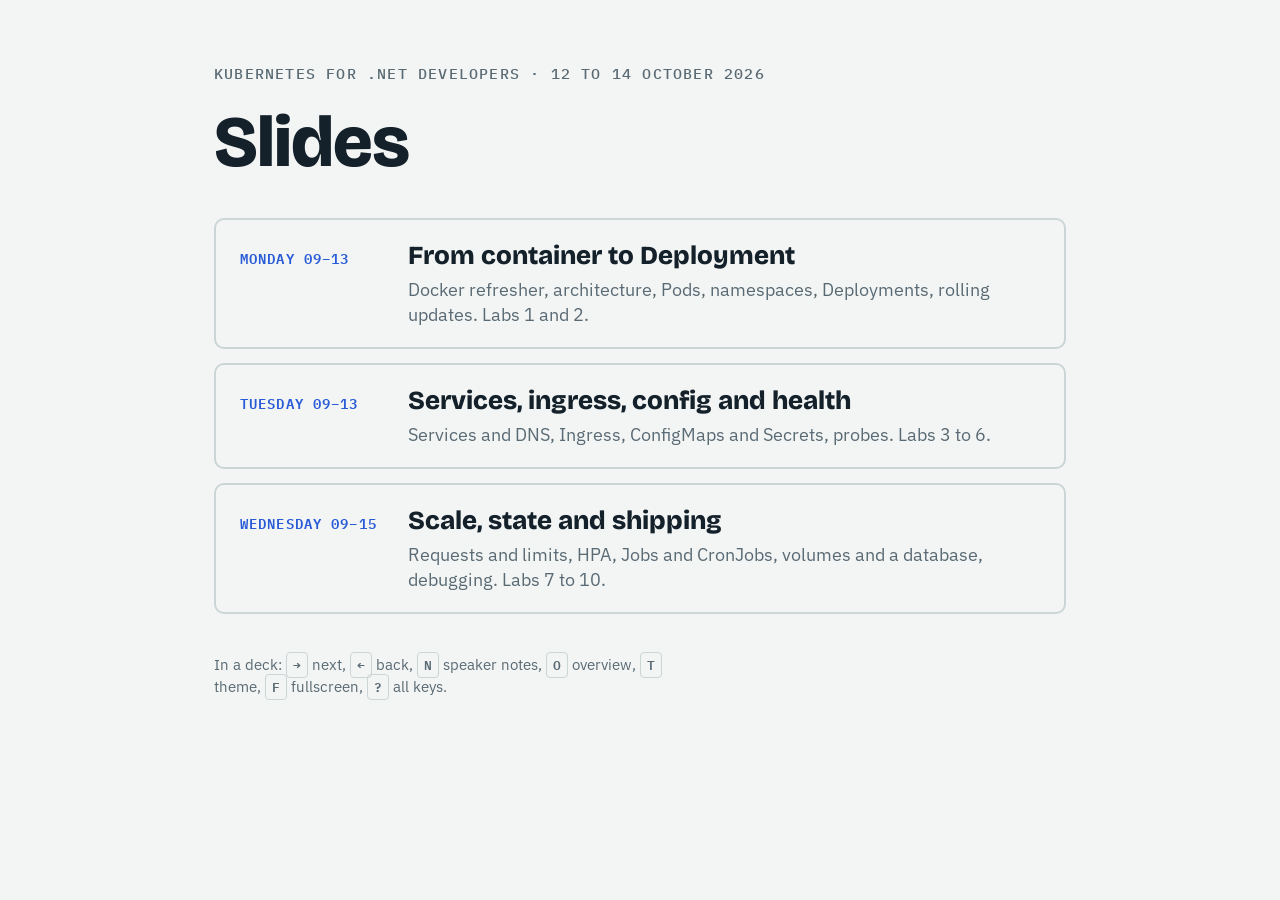
<file: slides/index.html>
<!doctype html>
<html lang="en">
<head>
<meta charset="utf-8">
<meta name="viewport" content="width=device-width, initial-scale=1, viewport-fit=cover">
<title>Kubernetes Training Slides</title>
<link rel="stylesheet" href="deck.css">
<style>
  body { overflow: auto; }
  main { max-width: 900px; margin: 0 auto; padding-block: 64px; padding-inline: 24px; display: grid; gap: 40px; }
  .meta { font: 500 15px var(--mono); color: var(--muted); letter-spacing: .08em; text-transform: uppercase; }
  main h1 { font-size: clamp(44px, 8vw, 72px); }
  ul.days { list-style: none; margin: 0; padding: 0; display: grid; gap: 14px; }
  ul.days a {
    display: grid; grid-template-columns: 9rem 1fr; gap: 6px 24px; align-items: baseline;
    padding: 20px 24px; border: 2px solid var(--line); border-radius: 10px;
    color: var(--ink); text-decoration: none; font-size: 18px; line-height: 1.4;
  }
  ul.days a:hover, ul.days a:focus-visible { border-color: var(--accent); }
  ul.days .d { font: 600 14px var(--mono); color: var(--accent); letter-spacing: .08em; text-transform: uppercase; }
  ul.days strong { font: 800 26px var(--display); }
  ul.days span.t { grid-column: 2; color: var(--muted); }
  .keys { font-size: 15px; color: var(--muted); }
  .keys kbd { font: 600 13px var(--mono); border: 1px solid var(--line); border-radius: 4px; padding: 1px 6px; }
  @media (max-width: 560px) { ul.days a { grid-template-columns: 1fr; } ul.days span.t { grid-column: 1; } }
</style>
</head>
<body>
<main>
  <div class="stack">
    <div class="meta">Kubernetes for .NET developers · 12 to 14 October 2026</div>
    <h1>Slides</h1>
  </div>
  <ul class="days">
    <li><a href="day1.html"><span class="d">Monday 09–13</span><strong>From container to Deployment</strong><span class="t">Docker refresher, architecture, Pods, namespaces, Deployments, rolling updates. Labs 1 and 2.</span></a></li>
    <li><a href="day2.html"><span class="d">Tuesday 09–13</span><strong>Services, ingress, config and health</strong><span class="t">Services and DNS, Ingress, ConfigMaps and Secrets, probes. Labs 3 to 6.</span></a></li>
    <li><a href="day3.html"><span class="d">Wednesday 09–15</span><strong>Scale, state and shipping</strong><span class="t">Requests and limits, HPA, Jobs and CronJobs, volumes and a database, debugging. Labs 7 to 10.</span></a></li>
  </ul>
  <p class="keys">In a deck: <kbd>→</kbd> next, <kbd>←</kbd> back, <kbd>N</kbd> speaker notes, <kbd>O</kbd> overview, <kbd>T</kbd> theme, <kbd>F</kbd> fullscreen, <kbd>?</kbd> all keys.</p>
</main>
</body>
</html>
</file>
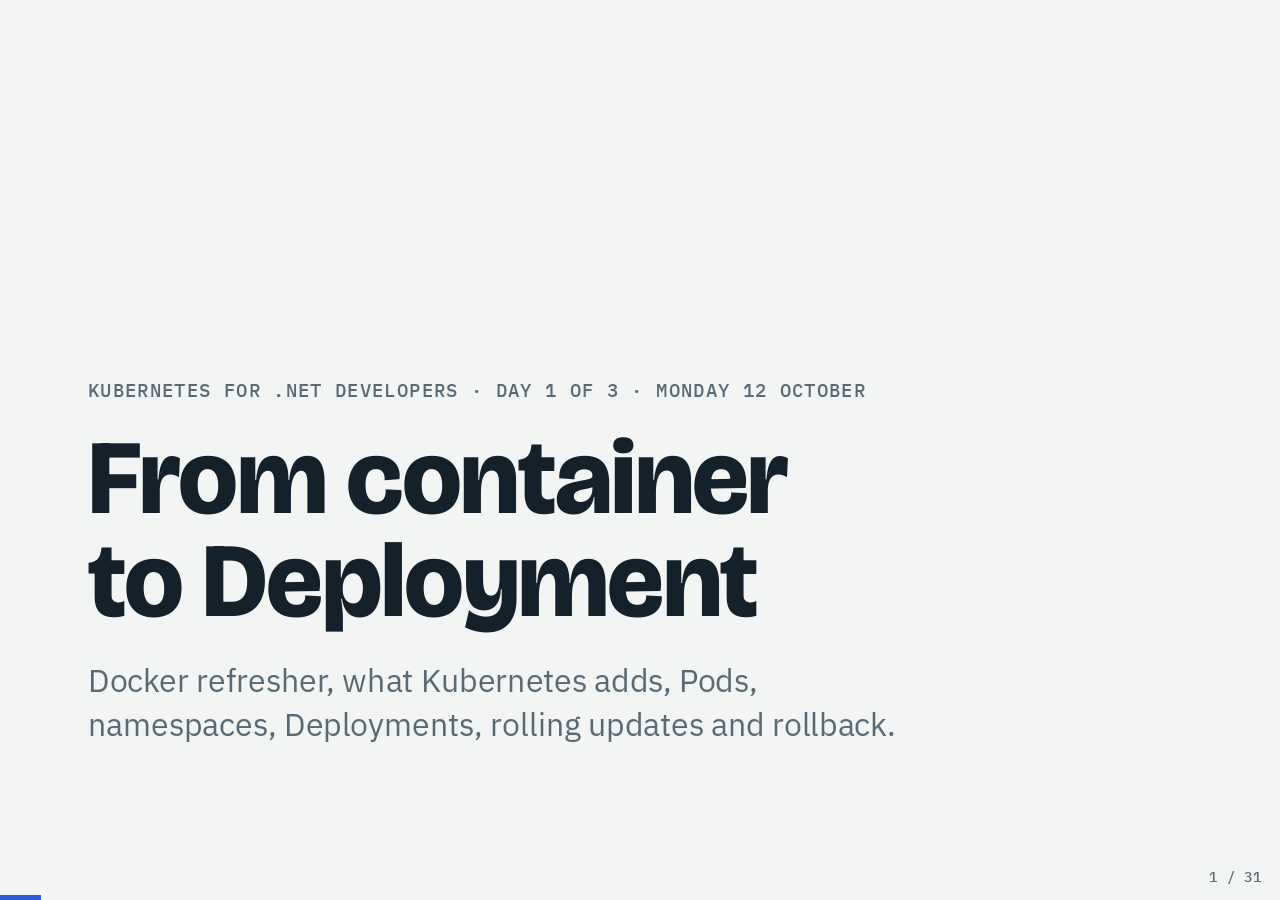
<file: slides/day1.html>
<!doctype html>
<html lang="en">
<head>
<meta charset="utf-8">
<meta name="viewport" content="width=device-width, initial-scale=1, viewport-fit=cover">
<title>Kubernetes Day 1</title>
<link rel="stylesheet" href="deck.css">
</head>
<body data-day="Day 1 · Monday">
<div class="viewport"><div class="stage">

<section class="slide cover">
  <div class="meta">Kubernetes for .NET developers · Day 1 of 3 · Monday 12 October</div>
  <h1>From container<br>to Deployment</h1>
  <p class="lead">Docker refresher, what Kubernetes adds, Pods, namespaces, Deployments, rolling updates and rollback.</p>
  <aside class="notes"><ul><li>Welcome. While people settle, ask everyone to open Ubuntu 26.04 and cd into ~/k8s-training.</li><li>Press N to hide these notes before presenting on the projector.</li></ul></aside>
</section>

<section class="slide" data-time="09:00">
  <h2>Today</h2>
  <table class="kubectl">
    <tr><th>Time</th><th>Name</th><th>Type</th><th>Duration</th></tr>
    <tr><td>09:00</td><td>Intro and cluster up</td><td class="t-talk">setup</td><td>20m</td></tr>
    <tr><td>09:20</td><td>Docker refresher</td><td class="t-talk">talk + demo</td><td>25m</td></tr>
    <tr><td>09:45</td><td>What Kubernetes is</td><td class="t-talk">talk + demo</td><td>40m</td></tr>
    <tr><td>10:25</td><td>Break</td><td class="t-break">break</td><td>15m</td></tr>
    <tr><td>10:40</td><td>Labels, ReplicaSets, Deployments</td><td class="t-talk">talk</td><td>20m</td></tr>
    <tr><td>11:00</td><td>Lab block: Labs 1 and 2</td><td class="t-lab">lab</td><td>105m</td></tr>
    <tr><td>12:45</td><td>Recap and questions</td><td class="t-talk">talk</td><td>15m</td></tr>
  </table>
</section>

<section class="slide" data-time="09:00" data-kind="setup">
  <h2>How these three days work</h2>
  <div class="cols">
    <ul class="points">
      <li>About a quarter talk, three quarters hands-on.</li>
      <li>Talks come first, then a lab block where you work through the labs at your own pace.</li>
      <li>Every lab is a README in <code>labs/</code>. It ends with "Check yourself" commands, so you know when you are done.</li>
      <li>Finished early? Each lab has extras. Do those instead of waiting.</li>
      <li>Still on a lab at its checkpoint time? Apply its solution and start the next one.</li>
    </ul>
    <div class="stack">
      <pre class="term"><span class="c"># catch up to the end of Lab 2</span>
kubectl apply -f solutions/02-deployments/</pre>
      <p class="small">Your own YAML goes in <code>~/k8s-training/work/</code>. Git ignores that folder.</p>
      <div class="repo">
        <img src="repo-qr.svg" alt="QR code for github.com/amirilovic/k8s-training" width="170" height="170">
        <div>
          <p class="small">Labs, solutions and slides:</p>
          <a href="https://github.com/amirilovic/k8s-training">github.com/amirilovic/<wbr><span style="white-space: nowrap">k8s-training</span></a>
        </div>
      </div>
    </div>
  </div>
</section>

<section class="slide" data-time="09:00" data-kind="setup">
  <h2>Everyone's cluster up</h2>
  <div class="cols wide-left">
    <pre class="term">cd ~/k8s-training
git pull
setup/create-cluster.sh
kubectl get nodes

<span class="c">NAME                     STATUS   ROLES           VERSION</span>
training-control-plane   <span class="ok">Ready</span>    control-plane   v1.37.0
training-worker          <span class="ok">Ready</span>    &lt;none&gt;          v1.37.0
training-worker2         <span class="ok">Ready</span>    &lt;none&gt;          v1.37.0</pre>
    <ul class="points">
      <li>Three nodes, each one a Docker container on your laptop.</li>
      <li>Takes about a minute: the node image is cached from the preflight.</li>
      <li>Hand up if you see anything other than three <code>Ready</code> nodes.</li>
    </ul>
  </div>
  <aside class="notes"><ul><li>Walk the room. Common failures: Docker not running (sudo systemctl start docker), a leftover cluster from preflight (kind delete cluster --name preflight), ports 30080/30081 taken by Docker Desktop.</li><li>Don't start the talk until all 8 have three Ready nodes.</li></ul></aside>
</section>

<section class="slide section" data-time="09:20" data-kind="talk">
  <div class="eyebrow">25 minutes · talk and demo</div>
  <h2>Docker refresher</h2>
</section>

<section class="slide" data-time="09:20" data-kind="talk">
  <h2>Image and container</h2>
  <div class="cols">
    <div class="diagram col">
      <div class="box ghost">writable layer<small>container only, gone on delete</small></div>
      <div class="box accent">app files<small>COPY --from=build /out .</small></div>
      <div class="box">ASP.NET Core runtime<small>mcr.microsoft.com/dotnet/aspnet:10.0</small></div>
      <div class="box">Debian base<small>OS files, no kernel</small></div>
    </div>
    <ul class="points">
      <li>An image is read-only layers plus metadata: entrypoint, ports, user.</li>
      <li>A container is a process started from an image, with one thin writable layer on top.</li>
      <li>A tag (<code>:v1</code>) is a movable name. The digest (<code>sha256:…</code>) never changes.</li>
      <li>A registry stores images. Ours is <code>ghcr.io/amirilovic/k8s-training-app</code>.</li>
    </ul>
  </div>
  <aside class="notes"><ul><li>Point out the writable layer: anything the app writes to disk is lost when the container is removed. That comes back on Wednesday with Postgres.</li></ul></aside>
</section>

<section class="slide" data-time="09:20" data-kind="talk">
  <h2>The training app's Dockerfile</h2>
  <div class="cols wide-left">
    <pre><span class="c"># build stage: SDK image compiles the app</span>
<span class="k">FROM</span> mcr.microsoft.com/dotnet/sdk:10.0 AS build
WORKDIR /src
COPY TrainingApp.csproj .
RUN dotnet restore
COPY . .
RUN dotnet publish -c Release -o /out

<span class="c"># runtime stage: only the runtime and the output</span>
<span class="k">FROM</span> mcr.microsoft.com/dotnet/aspnet:10.0
WORKDIR /app
COPY --from=build /out .
USER $APP_UID
ENTRYPOINT ["dotnet", "TrainingApp.dll"]</pre>
    <ul class="points">
      <li>Two stages: the SDK never ships.</li>
      <li>Restore before copying the source, so the package layer is cached.</li>
      <li>.NET 8 and later images listen on <strong>8080</strong>, not 80.</li>
      <li><code>USER $APP_UID</code> runs as the non-root <code>app</code> user.</li>
    </ul>
  </div>
  <aside class="notes"><ul><li>The real file in app/Dockerfile also handles multi-architecture builds (TARGETARCH) and bakes the version in. Simplified here.</li><li>Port 8080 is the first bug people hit when they copy an old manifest with port 80.</li></ul></aside>
</section>

<section class="slide" data-time="09:20" data-kind="demo">
  <h2>Demo: the app in plain Docker</h2>
  <div class="cols wide-left">
    <pre class="term">docker run -d --name web -p 8080:8080 \
  -e Greeting__Text="Hello from Docker" \
  ghcr.io/amirilovic/k8s-training-app:v1

curl localhost:8080/
<span class="ok">Hello from Docker | version: v1 | pod: 3f2a…</span>

docker logs web
docker exec -it web ls /app
docker kill web
docker ps -a</pre>
    <div class="stack">
      <p><code>-p</code> publishes a port, <code>-e</code> sets an environment variable. <code>Greeting__Text</code> becomes <code>Greeting:Text</code> in .NET configuration.</p>
      <p class="lead">The container is dead. Who starts it again in production?</p>
    </div>
  </div>
  <aside class="notes"><ul><li>Run it live. The image has no curl inside, so call it from WSL.</li><li>After docker kill, let the question hang. Collect answers: systemd, docker restart policy, a person. Then: and if the machine dies?</li></ul></aside>
</section>

<section class="slide" data-time="09:40" data-kind="talk">
  <h2>What Docker gives us, and what it doesn't</h2>
  <div class="cols">
    <div class="stack">
      <h3>Docker gives us</h3>
      <ul class="points">
        <li>One package with the app, the runtime and the OS files.</li>
        <li>The same image on a laptop, in CI and in production.</li>
        <li>Isolation: own filesystem, own processes, own ports.</li>
        <li>A registry to store versions and pull them anywhere.</li>
        <li>Fast start, in seconds instead of a VM's minutes.</li>
      </ul>
    </div>
    <div class="stack">
      <h3>Docker doesn't give us</h3>
      <ul class="points">
        <li>Running one service on many machines.</li>
        <li>Load balancing requests between containers.</li>
        <li>Releases without downtime, and rollback.</li>
        <li>Configuration per environment, outside the image.</li>
        <li>Automatic horizontal scaling when load goes up.</li>
      </ul>
    </div>
  </div>
  <aside class="notes"><ul><li>Ask the room for the left column first, then the right. Docker's restart policy exists, but only on the same machine.</li></ul></aside>
</section>

<section class="slide section" data-time="09:45" data-kind="talk">
  <div class="eyebrow">40 minutes · talk and demo</div>
  <h2>What Kubernetes is</h2>
</section>

<section class="slide" data-time="09:45" data-kind="talk">
  <h2>Kubernetes is a container orchestration platform</h2>
  <p class="lead">It runs containerized services across a group of machines (a cluster) and keeps them running the way you described them.</p>
  <div class="cols">
    <ul class="points">
      <li>High availability: failed containers restart, and copies spread over several machines.</li>
      <li>Scaling up and down, by hand or automatically with load.</li>
      <li>Releases without downtime, and rollback.</li>
    </ul>
    <ul class="points">
      <li>Service discovery and load balancing between copies.</li>
      <li>Configuration and secrets kept outside the image.</li>
      <li>One way to deploy every service, on a laptop, in AWS or in Azure.</li>
    </ul>
  </div>
  <aside class="notes"><ul><li>Tie it back to the Docker slide: every bullet here answers one item from the "Docker doesn't give us" column.</li></ul></aside>
</section>

<section class="slide" data-time="09:45" data-kind="talk">
  <h2>Inside the cluster</h2>
  <div class="diagram">
    <div class="zone" style="flex: 1">
      <button class="label" data-info="controlplane">control plane · training-control-plane</button>
      <button class="box accent" data-info="apiserver">API server<small>the only entry point</small></button>
      <button class="box" data-info="etcd">etcd<small>stores every object</small></button>
      <button class="box" data-info="scheduler">scheduler<small>picks a node</small></button>
      <button class="box" data-info="controllers">controller manager<small>runs the loops</small></button>
    </div>
  </div>
  <div class="diagram">
    <div class="zone" style="flex: 1">
      <button class="label" data-info="node">node · training-worker</button>
      <button class="box" data-info="kubelet">kubelet<small>starts pods</small></button>
      <button class="box" data-info="containerd">containerd</button>
      <button class="box ok" data-info="pod">pod</button><button class="box ok" data-info="pod">pod</button>
    </div>
    <div class="zone" style="flex: 1">
      <button class="label" data-info="node">node · training-worker2</button>
      <button class="box" data-info="kubelet">kubelet<small>starts pods</small></button>
      <button class="box" data-info="containerd">containerd</button>
      <button class="box ok" data-info="pod">pod</button>
    </div>
  </div>
  <div class="info" aria-live="polite">
    <p class="hint" data-for="">Click a box or a zone name to see what it does.</p>
    <div data-for="controlplane" hidden>
      <h3>Control plane</h3>
      <p>The machines that run the cluster itself. Here it is one Docker container, <code>training-control-plane</code>. It has a taint, so your pods never land on it. On EKS and AKS you never see it: the cloud provider runs it for you.</p>
      <code class="cmd">kubectl describe node training-control-plane | grep Taints</code>
    </div>
    <div data-for="apiserver" hidden>
      <h3>API server</h3>
      <p>The front door of the cluster. kubectl, the scheduler, the controllers and every kubelet talk only to the API server. It checks who you are and what you may do, validates the object, stores it in etcd, and tells everyone watching that something changed.</p>
      <code class="cmd">kubectl get pods -n kube-system -l component=kube-apiserver</code>
    </div>
    <div data-for="etcd" hidden>
      <h3>etcd</h3>
      <p>A key-value database with every object in the cluster: Deployments, pods, Secrets and their status. Only the API server reads and writes it. Lose etcd without a backup and the cluster forgets everything it was managing. On EKS and AKS the cloud provider runs and backs it up.</p>
      <code class="cmd">kubectl get pods -n kube-system -l component=etcd</code>
    </div>
    <div data-for="scheduler" hidden>
      <h3>Scheduler</h3>
      <p>Watches for new pods that have no node yet, picks one and writes it into the pod. It skips nodes without enough free CPU and memory for the pod's requests, then prefers the best fit. It starts nothing itself. A pod that fits nowhere stays <code>Pending</code>.</p>
      <code class="cmd">kubectl get pods -n kube-system -l component=kube-scheduler</code>
    </div>
    <div data-for="controllers" hidden>
      <h3>Controller manager</h3>
      <p>Runs the control loops, one per kind of object. The ReplicaSet controller keeps the pod count, the Deployment controller runs rollouts, the node controller notices dead nodes. Each loop compares what you asked for with what exists and fixes the difference.</p>
      <code class="cmd">kubectl get pods -n kube-system -l component=kube-controller-manager</code>
    </div>
    <div data-for="node" hidden>
      <h3>Node</h3>
      <p>A machine that runs your pods: a VM or a physical server, here a Docker container. Every node runs a kubelet, a container runtime and kube-proxy, which routes Service traffic (Tuesday). More nodes means more room for pods.</p>
      <code class="cmd">kubectl get nodes -o wide</code>
    </div>
    <div data-for="kubelet" hidden>
      <h3>kubelet</h3>
      <p>The agent on every node. It watches the API server for pods assigned to its node, asks containerd to start their containers, restarts crashed containers and reports pod status back. It is a system service on the node, not a pod.</p>
      <code class="cmd">docker exec training-worker systemctl status kubelet</code>
    </div>
    <div data-for="containerd" hidden>
      <h3>containerd</h3>
      <p>The container runtime. It pulls images and starts and stops containers when the kubelet asks. Docker uses containerd underneath too, so an image built with <code>docker build</code> runs here unchanged. Kubernetes does not need Docker on its nodes.</p>
      <code class="cmd">docker exec training-worker crictl ps</code>
    </div>
    <div data-for="pod" hidden>
      <h3>Pod</h3>
      <p>The smallest thing Kubernetes runs: one or <b>more</b> containers that share an IP address and volumes and always land on the same node. Usually one app container per pod. Pods are replaced, not repaired: a new pod gets a new name and a new IP. You can think of it like a virtual machine running containers.</p>
      <code class="cmd">kubectl get pods -A -o wide</code>
    </div>
  </div>
  <aside class="notes"><ul><li>Click each part while you explain it. The panel shows a command for each one; run it live on your cluster.</li><li>kubectl only ever talks to the API server. Nothing talks to etcd directly.</li><li>In Lab 1 they find these components as pods in kube-system.</li></ul></aside>
</section>

<section class="slide" data-time="09:45" data-kind="talk">
  <h2>How do we talk to Kubernetes?</h2>
  <div class="cols wide-left">
    <pre class="term">kubectl config use-context kind-training
<span class="ok">Switched to context "kind-training".</span>

kubectl run hello \
  --image=ghcr.io/amirilovic/k8s-training-app:v1
<span class="ok">pod/hello created</span>

kubectl get pods
<span class="c">NAME    READY   STATUS    RESTARTS   AGE</span>
hello   1/1     <span class="ok">Running</span>   0          8s

kubectl logs hello</pre>
    <ul class="points">
      <li><code>kubectl</code> is the command-line client. Every command is an HTTPS request to the API server.</li>
      <li><code>~/.kube/config</code> says which cluster and which user. That pair is a context.</li>
      <li><code>use-context</code> switches cluster. <code>kubectl config current-context</code> shows where you are.</li>
    </ul>
  </div>
  <aside class="notes"><ul><li>Run it live, then once more with -v=6 and point at the request line: POST https://127.0.0.1:…/api/v1/namespaces/default/pods, 201 Created. That proves the first bullet. The URL also previews the manifest slide: /api/v1 is apiVersion: v1, namespaces/default is the namespace, pods is the kind.</li><li>kind create cluster switches the context to kind-training. Anyone with work clusters in their kubeconfig should check current-context before deleting anything.</li><li>k9s, Lens, Helm and CI pipelines all talk to the same API. kubectl is just the client everyone has.</li><li>Leave the hello pod running: the next slide reads it back.</li></ul></aside>
</section>

<section class="slide" data-time="09:45" data-kind="talk">
  <h2>Every object has the same shape</h2>
  <div class="cols wide-left">
    <pre><span class="c">$ kubectl get pod hello -o yaml</span>
<span class="k">apiVersion</span>: v1
<span class="k">kind</span>: Pod
<span class="k">metadata</span>:
  name: hello
  namespace: default
  labels:
    run: hello
<span class="k">spec</span>:
  containers:
  - name: hello
    image: ghcr.io/amirilovic/k8s-training-app:v1
    imagePullPolicy: IfNotPresent  <span class="c"># default</span>
  nodeName: training-worker      <span class="c"># scheduler</span>
<span class="k">status</span>:
  phase: Running
  podIP: 10.244.1.7</pre>
    <div class="stack">
    <table class="fields">
      <tr><td><code>apiVersion</code></td><td>Which API reads it. <code>v1</code> for Pods and Services, <code>apps/v1</code> for Deployments.</td></tr>
      <tr><td><code>kind</code></td><td>The type of object.</td></tr>
      <tr><td><code>metadata</code></td><td>Name, namespace and labels. The name is unique per kind in a namespace.</td></tr>
      <tr><td><code>spec</code></td><td>What you want. You write it.</td></tr>
      <tr><td><code>status</code></td><td>What is. Kubernetes writes it.</td></tr>
    </table>
    <p class="small">Kubernetes filled in defaults, the scheduler's choice and <code>status</code>. A file you write needs only the first four fields.</p>
    </div>
  </div>
  <aside class="notes"><ul><li>Run kubectl get pod hello -o yaml live. The real output is several screens long; the slide keeps the parts worth pointing at.</li><li>kubectl run added the label run: hello. nodeName is the scheduler's decision from the cluster diagram, and status comes from the kubelet.</li><li>The next slide shows who fills in nodeName and status: the scheduler and the kubelet, step by step.</li><li>Nobody writes this from memory. In Lab 1 they generate a file with kubectl run web --image=... --dry-run=client -o yaml.</li><li>Delete the pod afterwards: kubectl delete pod hello.</li></ul></aside>
</section>

<section class="slide" data-time="09:45" data-kind="talk">
  <h2>How a pod is created</h2>
  <div class="diagram">
    <div class="box accent">kubectl<small>sends the pod</small></div>
    <div class="arrow">→</div>
    <div class="box">API server<small>validates, stores</small></div>
    <div class="arrow">→</div>
    <div class="box">scheduler<small>assigns a node</small></div>
    <div class="arrow">→</div>
    <div class="box">kubelet<small>pulls image, starts</small></div>
    <div class="arrow">→</div>
    <div class="box ok">Running</div>
  </div>
  <ul class="points">
    <li><code>kubectl</code> returns as soon as the pod is stored. It starts afterwards.</li>
    <li>Each step records its progress on the pod. That is what <code>kubectl get</code> and <code>describe</code> show you.</li>
    <li>When something hangs, the last step that succeeded tells you where to look.</li>
  </ul>
</section>

<section class="slide" data-time="09:45" data-kind="talk">
  <h2>From docker to kubectl</h2>
  <table>
    <tr><th>Docker</th><th>kubectl</th></tr>
    <tr><td><code>docker run -d --name web image</code></td><td><code>kubectl run web --image=image</code></td></tr>
    <tr><td><code>docker ps</code></td><td><code>kubectl get pods</code></td></tr>
    <tr><td><code>docker inspect web</code></td><td><code>kubectl describe pod web</code></td></tr>
    <tr><td><code>docker logs web</code></td><td><code>kubectl logs web</code></td></tr>
    <tr><td><code>docker exec -it web sh</code></td><td><code>kubectl exec -it web -- sh</code></td></tr>
    <tr><td><code>-p 8080:8080</code></td><td><code>kubectl port-forward pod/web 8080:8080</code></td></tr>
    <tr><td><code>-e KEY=value</code></td><td><code>env:</code> in the pod spec</td></tr>
    <tr><td><code>docker rm -f web</code></td><td><code>kubectl delete pod web</code></td></tr>
  </table>
</section>

<section class="slide" data-time="09:45" data-kind="talk">
  <h2>Namespaces</h2>
  <div class="cols">
    <ul class="points">
      <li>A namespace is a folder for objects. Names must be unique inside one, not across.</li>
      <li><code>kube-system</code> holds the cluster's own parts. You will find the API server there.</li>
      <li>Every command works in one namespace. <code>-n</code> picks another, <code>-A</code> means all.</li>
      <li>Today everyone switches to <code>training</code>, so you can leave out <code>-n</code>.</li>
    </ul>
    <div class="stack">
    <pre class="term">kubectl get namespaces
kubectl get pods -n kube-system
kubectl get pods -A

kubectl create namespace training
kubectl config set-context --current \
  --namespace training</pre>
    <p class="small">Companies usually give each business domain or each team its own namespace: <code>payments</code>, <code>orders</code>, <code>search</code>, or <code>team-checkout</code>, <code>team-platform</code>. When one cluster serves several environments, they add a suffix: <code>payments-dev</code>, <code>payments-prod</code>.</p>
    </div>
  </div>
</section>

<section class="slide break" data-time="10:25" data-kind="break">
  <h2>Break</h2>
  <p class="lead">Back at 10:40.</p>
</section>

<section class="slide section" data-time="10:40" data-kind="talk">
  <div class="eyebrow">20 minutes · talk</div>
  <h2>Labels, ReplicaSets, Deployments</h2>
</section>

<section class="slide" data-time="10:40" data-kind="talk">
  <h2>Labels and selectors</h2>
  <div class="cols">
    <div class="diagram col">
      <div class="box accent">selector: <code>app=web</code></div>
      <div class="arrow v">↓ matches</div>
      <div class="diagram">
        <div class="box ok">pod<small>app=web</small></div>
        <div class="box ok">pod<small>app=web</small></div>
        <div class="box ghost">pod<small>app=postgres</small></div>
      </div>
      <pre class="term">kubectl label pod &lt;pod&gt; env=dev
kubectl get pods --show-labels
kubectl get pods -l app=web</pre>
    </div>
    <ul class="points">
      <li>Labels are key-value tags on any object.</li>
      <li>A selector is a query over labels. Deployments and Services find their pods this way, not by name.</li>
      <li>Change a pod's label and it leaves its Deployment. The Deployment then creates a replacement.</li>
    </ul>
  </div>
  <aside class="notes"><ul><li>Demo if time: add a label to any pod, then list labels and filter with -l.</li><li>Changing a label that already exists needs --overwrite, for example kubectl label pod &lt;pod&gt; env=prod --overwrite.</li><li>kubectl label pod &lt;pod&gt; env- removes the label.</li></ul></aside>
</section>

<section class="slide" data-time="10:40" data-kind="talk">
  <h2>Deployment, ReplicaSet, Pod</h2>
  <div class="cols wide-right">
    <div class="diagram col">
      <div class="box accent">Deployment web<small>image, replicas, rollout strategy</small></div>
      <div class="arrow v">↓ owns</div>
      <div class="box">ReplicaSet web-848b6c9846<small>one per version of the pod template</small></div>
      <div class="arrow v">↓ owns</div>
      <div class="diagram">
        <div class="box ok">pod<small>…-cg4bh</small></div>
        <div class="box ok">pod<small>…-8cmwj</small></div>
        <div class="box ok">pod<small>…-b54cp</small></div>
      </div>
    </div>
    <ul class="points">
      <li><strong>A Deployment runs your app as a set of identical pods.</strong> It keeps their number and replaces them step by step on each release.</li>
      <li>You write the Deployment. You never write the ReplicaSet.</li>
      <li>The ReplicaSet keeps the count. The Deployment manages versions.</li>
      <li>The hash in the name changes when the pod template changes.</li>
    </ul>
  </div>
</section>

<section class="slide" data-time="10:40" data-kind="talk">
  <h2>You describe the result, controllers do the work</h2>
  <div class="diagram">
    <div class="box accent">desired state<small>replicas: 3</small></div>
    <div class="arrow">→</div>
    <div class="box">controller compares<small>wants 3, sees 2</small></div>
    <div class="arrow">→</div>
    <div class="box">acts<small>creates 1 pod</small></div>
    <div class="arrow">→</div>
    <div class="box">actual state<small>3 running</small></div>
    <div class="arrow">↺</div>
  </div>
  <ul class="points">
    <li>You never say "start a container". You say "there should be 3", and a loop keeps it true.</li>
    <li>The loop runs forever. A pod that dies at 3 a.m. is replaced the same way as one you delete now.</li>
    <li>Every kind of object (Deployment, Service, Job) has its own controller.</li>
  </ul>
</section>

<section class="slide" data-time="10:40" data-kind="talk">
  <h2>A Deployment in YAML</h2>
  <div class="cols wide-left">
    <pre><span class="k">apiVersion</span>: apps/v1
<span class="k">kind</span>: Deployment
<span class="k">metadata</span>:
  name: web
<span class="k">spec</span>:
  replicas: 3
  selector:
    matchLabels:
      app: web
  template:                <span class="c"># the pod to create</span>
    metadata:
      labels:
        app: web
    spec:
      containers:
        - name: web
          image: ghcr.io/amirilovic/k8s-training-app:v1
          ports:
            - containerPort: 8080</pre>
    <div class="stack">
    <table class="fields">
      <tr><td><code>replicas</code></td><td>How many pods. The ReplicaSet keeps this count.</td></tr>
      <tr><td><code>selector</code></td><td>Which pods belong to it. Must match the template's labels.</td></tr>
      <tr><td><code>template</code></td><td>The pod to create: the Pod manifest from before, without <code>apiVersion</code> and <code>kind</code>.</td></tr>
    </table>
    <pre class="term">kubectl apply -f deployment.yaml</pre>
    <p class="small">Change the image and apply again: that is a release.</p>
    </div>
  </div>
  <aside class="notes"><ul><li>This is the file they write in Lab 2, labs/02-deployments.</li><li>Point at the two app: web labels. If selector and template labels differ, the API server rejects the Deployment.</li><li>apply creates the object the first time and updates it after that. The rolling update slide shows what an update does.</li></ul></aside>
</section>

<section class="slide" data-time="10:40" data-kind="demo">
  <h2>Demo: kill a pod, watch it come back</h2>
  <div class="cols wide-left">
    <pre class="term">kubectl create deployment demo \
  --image=ghcr.io/amirilovic/k8s-training-app:v1 \
  --replicas=3

kubectl get pods -w          <span class="c"># second tab</span>

kubectl delete pod demo-7c9f…-x2k4p
<span class="c">demo-7c9f…-x2k4p   1/1   Terminating</span>
<span class="ok">demo-7c9f…-q8m2z   0/1   ContainerCreating</span>
<span class="ok">demo-7c9f…-q8m2z   1/1   Running</span></pre>
    <div class="stack">
      <p>You deleted a pod. The Deployment's controller saw 2 instead of 3 and made a new one, with a new name.</p>
      <p class="small">This is the answer to "who restarts it in production?". In Lab 1 you start with bare Pods, which nobody restarts. Lab 2 adds the Deployment.</p>
    </div>
  </div>
  <aside class="notes"><ul><li>Delete the demo deployment afterwards: kubectl delete deployment demo.</li></ul></aside>
</section>

<section class="slide" data-time="10:40" data-kind="talk">
  <h2>A rolling update, step by step</h2>
  <p class="lead">A rolling update deploys a new version of the service without downtime. It replaces pods a few at a time: start a new one, wait until it runs, remove an old one.</p>
  <div class="cols">
    <table class="kubectl">
      <tr><th>Step</th><th>Old (v1)</th><th>New (v2)</th></tr>
      <tr><td>start</td><td>● ● ●</td><td></td></tr>
      <tr><td>1</td><td>● ● ●</td><td class="t-lab">○ starting</td></tr>
      <tr><td>2</td><td>● ●</td><td class="t-lab">●</td></tr>
      <tr><td>3</td><td>● ●</td><td class="t-lab">● ○</td></tr>
      <tr><td>…</td><td>●</td><td class="t-lab">● ●</td></tr>
      <tr><td>done</td><td></td><td class="t-lab">● ● ●</td></tr>
    </table>
    <div class="stack">
      <p class="small">Two settings set the pace. <code>maxSurge</code> is how many extra pods may exist during the update, and <code>maxUnavailable</code> is how many may be missing.</p>
      <p class="small">Both default to 25%: with 3 replicas that is 1 extra and 0 missing, so there are always at least 3 pods.</p>
      <p class="small">The old ReplicaSet stays, scaled to 0, so a rollback is instant.</p>
    </div>
  </div>
</section>

<section class="slide" data-time="10:40" data-kind="talk">
  <h2>Rollout commands</h2>
  <table class="fields">
    <tr><td><code>kubectl set image deployment/web web=…:v2</code></td><td>Give container <code>web</code> a new image. That starts a rollout.</td></tr>
    <tr><td><code>kubectl rollout status deployment/web</code></td><td>Wait until the rollout is done, or see where it is stuck.</td></tr>
    <tr><td><code>kubectl rollout history deployment/web</code></td><td>List the revisions. Each one is a ReplicaSet.</td></tr>
    <tr><td><code>kubectl rollout undo deployment/web</code></td><td>Go back one revision, not to the first one.</td></tr>
    <tr><td><code>kubectl rollout undo deployment/web --to-revision=1</code></td><td>Go back to a chosen revision.</td></tr>
  </table>
  <div class="cols">
    <p class="small">In real projects you change the image tag in the YAML file and <code>apply</code> it. <code>set image</code> is a shortcut for the lab.</p>
    <p class="small">Never deploy <code>:latest</code>. A rollback needs a tag that still points at the old image.</p>
  </div>
</section>

<section class="slide" data-time="10:40" data-kind="talk">
  <h2>How Kubernetes runs on your laptop</h2>
  <div class="diagram">
    <div class="box accent">kubectl<small>in Ubuntu (WSL2)</small></div>
    <div class="arrow">→</div>
    <div class="zone" style="flex: 1">
      <span class="label">Docker Engine in WSL2 · each node is a container</span>
      <div class="box">training-control-plane<small>API server, etcd</small></div>
      <div class="box">training-worker<small>kubelet, pods</small></div>
      <div class="box">training-worker2<small>kubelet, pods</small></div>
    </div>
  </div>
  <ul class="points">
    <li><strong>kind</strong> is "Kubernetes in Docker". Each node is a Docker container, and your pods run as containers inside it.</li>
    <li>It is real Kubernetes, with the same API and <code>kubectl</code> as EKS or AKS. Only the machines are pretend.</li>
    <li><code>kubectl</code> reaches the API server on <code>127.0.0.1</code>. Ports 30080 and 30081 go to your browser, set in <code>setup/kind.yaml</code>.</li>
  </ul>
  <aside class="notes"><ul><li>Show it live: docker ps lists the three node containers. docker exec training-worker crictl ps lists the containers inside one node.</li><li>kubectl config view --minify shows the server address, https://127.0.0.1 with a random port that Docker maps to 6443 on the control-plane container.</li><li>The control plane has a taint, so the labs' pods only land on the two workers.</li><li>A broken cluster is cheap: kind delete cluster --name training, then setup/create-cluster.sh, under a minute.</li></ul></aside>
</section>

<section class="slide lab" data-time="11:00" data-kind="lab">
  <div class="eyebrow">Lab block · 105 minutes</div>
  <h2>Labs 1 and 2</h2>
  <div class="cols">
    <table class="kubectl">
      <tr><th>Start by</th><th>Lab</th></tr>
      <tr><td>11:00</td><td>Lab 1: kubectl, Pods, namespaces</td></tr>
      <tr><td>11:50</td><td>Lab 2: Deployments and rollouts</td></tr>
      <tr><td>12:45</td><td>Recap</td></tr>
    </table>
    <ul class="points">
      <li>Still on Lab 1 at 11:50? Skip its last steps and start Lab 2.</li>
      <li>Finished early? Each README ends with extras.</li>
      <li>Take a break whenever you want.</li>
    </ul>
  </div>
  <aside class="notes"><ul><li>Walk the room. At 11:50 check who is still on Lab 1 and move them on.</li></ul></aside>
</section>

<section class="slide lab" data-time="11:00" data-kind="lab">
  <div class="eyebrow">Lab 1 · 50 minutes · from 11:00</div>
  <h2>kubectl, Pods and namespaces</h2>
  <div class="cols">
    <ul class="points">
      <li>Find the control plane in <code>kube-system</code>.</li>
      <li>Create the <code>training</code> namespace and make it your default.</li>
      <li>Run the app as a Pod, read its YAML, delete it, recreate it from a file with <code>apply</code>.</li>
      <li>Change the image in the file, <code>kubectl diff</code>, apply again.</li>
      <li>Read its logs, exec into it, open it through <code>port-forward</code>.</li>
    </ul>
    <div class="stack">
      <div class="path">labs/01-pods/README.md</div>
      <p class="small">Browser: <code>http://localhost:8080</code> while <code>kubectl port-forward pod/web 8080:8080</code> runs.</p>
    </div>
  </div>
</section>

<section class="slide lab" data-time="11:50" data-kind="lab">
  <div class="eyebrow">Lab 2 · 55 minutes · from 11:50</div>
  <h2>Deployments and rollouts</h2>
  <div class="cols">
    <ul class="points">
      <li>Generate <code>deployment.yaml</code> with a dry run and <code>apply</code> it.</li>
      <li>Delete a pod and watch it come back, then scale.</li>
      <li>Roll out <code>v2</code> and watch the pods get replaced one at a time.</li>
      <li>Roll out <code>v3-broken</code> and watch the app go down.</li>
      <li>Find out why with <code>kubectl logs</code>, then <code>rollout undo</code>.</li>
    </ul>
    <div class="stack">
      <div class="path">labs/02-deployments/README.md</div>
    </div>
  </div>
</section>

<section class="slide" data-time="12:45">
  <h2>What you can do now</h2>
  <div class="cols">
    <ul class="points">
      <li>Read the cluster: <code>get</code>, <code>describe</code>, <code>logs</code>, <code>explain</code>.</li>
      <li>Run the app as a Deployment and change its replica count.</li>
      <li>Release a new version and roll it back.</li>
      <li>Find out why a pod crashes with <code>logs</code> and <code>describe</code>.</li>
    </ul>
    <div class="stack">
      <h3>Tomorrow</h3>
      <p>Services and DNS, Ingress, configuration from ConfigMaps and Secrets, and probes. We start by recreating today's Deployment with <code>kubectl apply</code>.</p>
      <p class="small">If kubectl fails tomorrow after a reboot: <code>kind delete cluster --name training</code>, <code>setup/create-cluster.sh</code>, then apply <code>solutions/02-deployments/</code>.</p>
    </div>
  </div>
</section>



</div></div>
<script src="deck.js"></script>
</body>
</html>
</file>
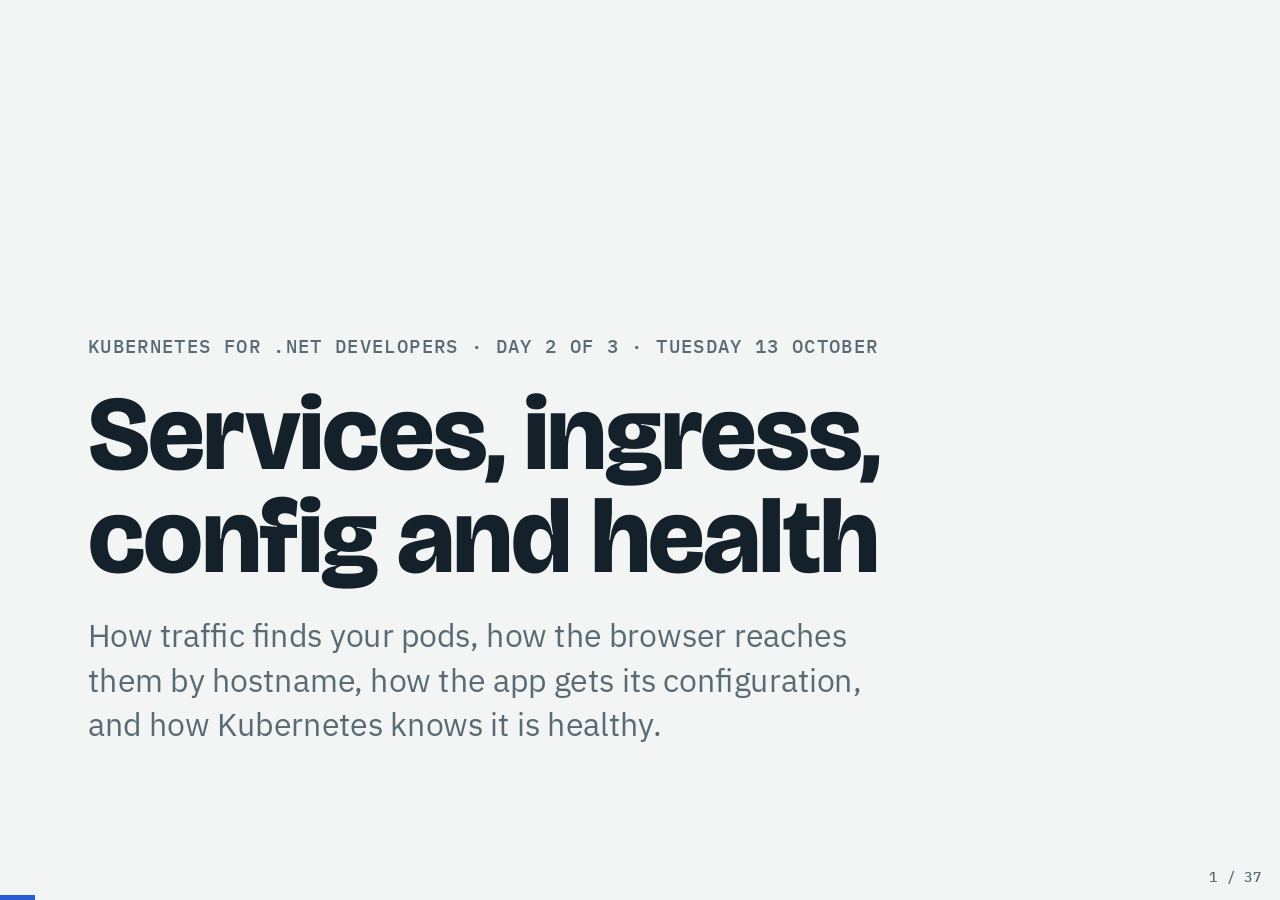
<file: slides/day2.html>
<!doctype html>
<html lang="en">
<head>
<meta charset="utf-8">
<meta name="viewport" content="width=device-width, initial-scale=1, viewport-fit=cover">
<title>Kubernetes Day 2</title>
<link rel="stylesheet" href="deck.css">
</head>
<body data-day="Day 2 · Tuesday">
<div class="viewport"><div class="stage">

<section class="slide cover">
  <div class="meta">Kubernetes for .NET developers · Day 2 of 3 · Tuesday 13 October</div>
  <h1>Services, ingress,<br>config and health</h1>
  <p class="lead">How traffic finds your pods, how the browser reaches them by hostname, how the app gets its configuration, and how Kubernetes knows it is healthy.</p>
</section>

<section class="slide" data-time="09:00">
  <h2>Today</h2>
  <table class="kubectl">
    <tr><th>Time</th><th>Name</th><th>Type</th><th>Duration</th></tr>
    <tr><td>09:00</td><td>Recap, recreate yesterday's Deployment</td><td class="t-talk">talk</td><td>15m</td></tr>
    <tr><td>09:15</td><td>Services and DNS, Ingress</td><td class="t-talk">talk</td><td>30m</td></tr>
    <tr><td>09:45</td><td>Lab block: Labs 3 and 4</td><td class="t-lab">lab</td><td>65m</td></tr>
    <tr><td>10:50</td><td>Break</td><td class="t-break">break</td><td>15m</td></tr>
    <tr><td>11:05</td><td>Configuration, probes</td><td class="t-talk">talk</td><td>35m</td></tr>
    <tr><td>11:40</td><td>Lab block: Labs 5 and 6</td><td class="t-lab">lab</td><td>70m</td></tr>
    <tr><td>12:50</td><td>Recap and questions</td><td class="t-talk">talk</td><td>10m</td></tr>
  </table>
</section>

<section class="slide" data-time="09:00">
  <h2>Yesterday in four questions</h2>
  <div class="cols">
    <ul class="points">
      <li>You delete a pod of a Deployment. What happens, and which object makes it happen?</li>
      <li>What is the difference between a ReplicaSet and a Deployment?</li>
      <li>Why did <code>v3-broken</code> take down every pod?</li>
      <li>Where does <code>rollout undo</code> take you after v1, v2, v3-broken?</li>
    </ul>
    <pre class="term"><span class="c"># back to where Lab 2 ended</span>
kubectl apply -f solutions/02-deployments/
kubectl get deployment,pods</pre>
  </div>
  <aside class="notes"><ul><li>Answers: the ReplicaSet controller creates a replacement; the ReplicaSet keeps a count, the Deployment manages versions; Kubernetes only knew the containers started, so the rollout carried on; undo goes to v2, the previous revision.</li><li>Anyone whose cluster is gone: kind delete cluster --name training, setup/create-cluster.sh, then the apply above.</li></ul></aside>
</section>

<section class="slide section" data-time="09:15" data-kind="talk">
  <div class="eyebrow">20 minutes · talk</div>
  <h2>Services and DNS</h2>
</section>

<section class="slide" data-time="09:15" data-kind="talk">
  <h2>Pods come and go. Their IPs too.</h2>
  <div class="cols">
    <pre class="term">kubectl get pods -o wide

<span class="c">NAME              IP            NODE</span>
web-848b…-cg4bh   10.244.1.7    training-worker
web-848b…-8cmwj   10.244.2.4    training-worker2
web-848b…-b54cp   10.244.1.9    training-worker

kubectl delete pod web-848b…-cg4bh
<span class="c">web-848b…-q2lzx   </span><span class="warn">10.244.2.11</span><span class="c">   training-worker2</span></pre>
    <ul class="points">
      <li>Every pod gets its own IP, and a new one when it is replaced.</li>
      <li>Hard-coding pod IPs breaks on the next rollout.</li>
      <li>A Service gives a group of pods one name and one IP that never change.</li>
    </ul>
  </div>
</section>

<section class="slide" data-time="09:15" data-kind="talk">
  <h2>A Service finds pods by label</h2>
  <div class="diagram">
    <div class="box accent">Service web<small>10.96.198.9 · port 80</small></div>
    <div class="arrow">→</div>
    <div class="box">EndpointSlice<small>ready pods only</small></div>
    <div class="arrow">→</div>
    <div class="diagram col">
      <div class="box ok">10.244.1.7:8080<small>app=web · ready</small></div>
      <div class="box ok">10.244.2.4:8080<small>app=web · ready</small></div>
      <div class="box ghost">10.244.1.9:8080<small>app=web · not ready</small></div>
    </div>
  </div>
  <ul class="points">
    <li>The selector <code>app: web</code> must match the pod labels exactly. A typo gives a Service with no endpoints and no error.</li>
    <li>Only ready pods receive traffic. That is how readiness probes, later today, keep traffic away from a starting pod.</li>
  </ul>
</section>

<section class="slide" data-time="09:15" data-kind="talk">
  <h2>Service types</h2>
  <table>
    <tr><th>Type</th><th>Reachable from</th><th>Used for</th></tr>
    <tr><td><code>ClusterIP</code></td><td>inside the cluster only</td><td>apps calling each other. The default.</td></tr>
    <tr><td><code>NodePort</code></td><td>every node, on a port 30000–32767</td><td>reaching an app from outside without a cloud. Our labs use it.</td></tr>
    <tr><td><code>LoadBalancer</code></td><td>a cloud load balancer in front of the nodes</td><td>a public address in AWS or Azure, mostly for TCP and UDP traffic. HTTP usually goes through an Ingress.</td></tr>
  </table>
  <p class="small">In real clusters, almost every app has a ClusterIP Service. Traffic from outside comes in through an Ingress, the next talk.</p>
  <aside class="notes"><ul><li>The Ingress controller is itself a Service: LoadBalancer in the cloud, NodePort 30081 in our kind cluster. That is the only Service exposed to the outside.</li></ul></aside>
</section>

<section class="slide" data-time="09:15" data-kind="talk">
  <h2>From your browser to a pod</h2>
  <div class="diagram">
    <div class="box">Windows browser<small>localhost:30080</small></div>
    <div class="arrow">→</div>
    <div class="box">kind node container<small>port 30080, from kind.yaml</small></div>
    <div class="arrow">→</div>
    <div class="box accent">Service web<small>nodePort 30080 · port 80</small></div>
    <div class="arrow">→</div>
    <div class="box ok">pod<small>targetPort 8080</small></div>
  </div>
  <div class="cols">
    <pre><span class="k">apiVersion</span>: v1
<span class="k">kind</span>: Service
<span class="k">metadata</span>:
  name: web
<span class="k">spec</span>:
  type: NodePort
  selector:
    app: web
  ports:
    - port: 80          <span class="c"># http://web</span>
      targetPort: 8080  <span class="c"># the container</span>
      nodePort: 30080   <span class="c"># the node</span></pre>
    <ul class="points">
      <li>Three port numbers, three different things. Most Service bugs are one of them.</li>
      <li><code>targetPort: 80</code> on a .NET 8 app gives "connection refused".</li>
    </ul>
  </div>
</section>

<section class="slide" data-time="09:15" data-kind="talk">
  <h2>Cluster DNS</h2>
  <div class="cols">
    <table>
      <tr><th>From a pod in</th><th>Name that works</th></tr>
      <tr><td>the same namespace</td><td><code>http://web</code></td></tr>
      <tr><td>another namespace</td><td><code>http://web.training</code></td></tr>
      <tr><td>anywhere, fully</td><td><code>web.training.svc.cluster.local</code></td></tr>
    </table>
    <ul class="points">
      <li>In <code>appsettings.json</code> a dependency is just <code>http://orders</code>, and the same file works in every namespace.</li>
      <li>A Service balances connections, not requests. A browser keeps its connection open and often stays on one pod.</li>
    </ul>
  </div>
  <aside class="notes"><ul><li>The connection point matters for .NET: HttpClient pools connections, so one client instance can stick to one pod for a long time. SocketsHttpHandler.PooledConnectionLifetime helps spread load.</li></ul></aside>
</section>

<section class="slide" data-time="09:15" data-kind="talk">
  <h2>No proxy: the node rewrites the address</h2>
  <div class="diagram">
    <div class="box">calling pod<small>web.training → 10.96.198.9:80</small></div>
    <div class="arrow">→</div>
    <div class="box accent">iptables on its node<small>10.96.198.9:80 → 10.244.2.4:8080</small></div>
    <div class="arrow">→</div>
    <div class="box ok">web pod<small>10.244.2.4:8080, any node</small></div>
  </div>
  <ul class="points">
    <li>The ClusterIP belongs to no machine. <code>kube-proxy</code> on every node writes iptables rules that recognise it.</li>
    <li>On the caller's node, the rules pick a ready pod at random and rewrite the destination to its IP. The kernel keeps that choice for the whole connection.</li>
    <li>Then it is ordinary routing: to a pod on the same node, or to the node that owns that pod's IP range.</li>
    <li>Replies are rewritten back, so the caller only ever sees the ClusterIP.</li>
  </ul>
  <aside class="notes"><ul><li>Show the rules live: docker exec training-worker iptables-save -t nat | grep training/web. Each pod gets a line with "statistic --mode random --probability", then a DNAT line with its IP.</li><li>docker exec training-worker ip route shows one route per local pod and one per other node's pod range (10.244.x.0/24 via that node's IP).</li><li>This is why a Service balances connections, not requests: the random pick happens once, when the connection opens.</li><li>Other kube-proxy modes (IPVS, nftables) and eBPF-based CNIs like Cilium do the same job with a different kernel mechanism.</li></ul></aside>
</section>

<section class="slide section" data-time="09:35" data-kind="talk">
  <div class="eyebrow">10 minutes · talk</div>
  <h2>Ingress</h2>
</section>

<section class="slide" data-time="09:35" data-kind="talk">
  <h2>One entry point, routed by host and path</h2>
  <div class="diagram">
    <div class="box">browser<small>app.localhost:30081</small></div>
    <div class="arrow">→</div>
    <div class="box accent">Traefik<small>ingress controller, NodePort 30081</small></div>
    <div class="arrow">→</div>
    <div class="diagram col">
      <div class="box">Service web<small>host app.localhost</small></div>
      <div class="box">Service web-v2<small>host v2.localhost</small></div>
    </div>
    <div class="arrow">→</div>
    <div class="box ok">pods</div>
  </div>
  <ul class="points">
    <li>An Ingress is a set of routing rules. It does nothing without a controller that reads it.</li>
    <li>Apps keep ClusterIP Services. Only the controller is exposed.</li>
    <li>Chrome and Edge send any <code>*.localhost</code> name to your own machine, so no hosts file edits.</li>
  </ul>
</section>

<section class="slide" data-time="09:35" data-kind="talk">
  <h2>An Ingress in YAML</h2>
  <div class="cols wide-left">
    <pre>apiVersion: networking.k8s.io/v1
kind: Ingress
metadata:
  name: web
spec:
  ingressClassName: traefik
  rules:
    - host: app.localhost
      http:
        paths:
          - path: /
            pathType: Prefix
            backend:
              service:
                name: web
                port: { number: 80 }</pre>
    <div class="stack">
      <p><code>ingressClassName</code> picks the controller. Older charts use an annotation instead:</p>
      <pre>metadata:
  annotations:
    kubernetes.io/ingress.class: alb</pre>
      <p class="small">Many existing Ingresses still use the annotation, for example with AWS ALB or Traefik as the controller.</p>
    </div>
  </div>
</section>

<section class="slide" data-time="09:35" data-kind="talk">
  <h2>Controllers differ in the annotations</h2>
  <div class="cols">
    <pre>annotations:
  alb.ingress.kubernetes.io/scheme: internal
  alb.ingress.kubernetes.io/target-type: ip
  alb.ingress.kubernetes.io/healthcheck-path: /readyz
  alb.ingress.kubernetes.io/certificate-arn: arn:aws:acm:…</pre>
    <ul class="points">
      <li>The Ingress spec only covers hosts, paths and TLS.</li>
      <li>Everything else (health checks, certificates, auth) is an annotation that one controller understands.</li>
      <li>That is why Ingress files look different in every company.</li>
    </ul>
  </div>
</section>

<section class="slide" data-time="09:35" data-kind="talk">
  <h2>.NET behind a proxy</h2>
  <div class="cols">
    <div class="stack">
      <p>Behind Traefik or an ALB, ASP.NET Core sees the proxy's address and <code>http</code>, even when the browser used HTTPS.</p>
      <p>Redirects, generated links and OAuth callbacks then point to the wrong place.</p>
    </div>
    <pre>env:
  - name: ASPNETCORE_FORWARDEDHEADERS_ENABLED
    value: "true"</pre>
  </div>
  <p class="small">This makes ASP.NET Core read the <code>X-Forwarded-For</code> and <code>X-Forwarded-Proto</code> headers the proxy adds.</p>
</section>

<section class="slide lab" data-time="09:45" data-kind="lab">
  <div class="eyebrow">Lab block · 65 minutes</div>
  <h2>Labs 3 and 4</h2>
  <div class="cols">
    <table class="kubectl">
      <tr><th>Start by</th><th>Lab</th></tr>
      <tr><td>09:45</td><td>Lab 3: Services</td></tr>
      <tr><td>10:25</td><td>Lab 4: Ingress</td></tr>
      <tr><td>10:50</td><td>Break</td></tr>
    </table>
    <ul class="points">
      <li>Still on a lab at the next start time? Apply its solution from <code>solutions/</code> and move on.</li>
      <li>Finished early? Each README ends with extras.</li>
    </ul>
  </div>
  <aside class="notes"><ul><li>Walk the room. At 10:25, check who is still on Lab 3 and point them at the catch-up command at the top of Lab 4.</li></ul></aside>
</section>

<section class="slide lab" data-time="09:45" data-kind="lab">
  <div class="eyebrow">Lab 3 · 40 minutes · from 09:45</div>
  <h2>Services</h2>
  <div class="cols">
    <ul class="points">
      <li>Build a ClusterIP Service and call it by name from a throwaway pod.</li>
      <li>Break the selector and watch the endpoints disappear.</li>
      <li>Change it to NodePort 30080 and open it in the Windows browser.</li>
      <li>Watch the pod name change with a curl loop.</li>
    </ul>
    <div class="stack">
      <div class="path">labs/03-services/README.md</div>
    </div>
  </div>
</section>

<section class="slide lab" data-time="10:25" data-kind="lab">
  <div class="eyebrow">Lab 4 · 25 minutes · from 10:25</div>
  <h2>Ingress</h2>
  <div class="cols">
    <ul class="points">
      <li>Install Traefik with <code>kubectl apply -f setup/traefik.yaml</code>.</li>
      <li>Route <code>app.localhost</code> to the app and <code>v2.localhost</code> to v2.</li>
      <li>Open both at <code>:30081</code> in the Windows browser.</li>
      <li>Compare <code>ingressClassName</code> with the old annotation.</li>
      <li>Read a real ALB Ingress and its annotations.</li>
    </ul>
    <div class="stack">
      <div class="path">labs/04-ingress/README.md</div>
    </div>
  </div>
</section>

<section class="slide break" data-time="10:50" data-kind="break">
  <h2>Break</h2>
  <p class="lead">Back at 11:05.</p>
</section>

<section class="slide section" data-time="11:05" data-kind="talk">
  <div class="eyebrow">20 minutes · talk</div>
  <h2>Configuration</h2>
</section>

<section class="slide" data-time="11:05" data-kind="talk">
  <h2>One image, every environment</h2>
  <div class="cols">
    <ul class="points">
      <li>The same <code>v1</code> image runs in dev and prod. Only configuration differs.</li>
      <li>Configuration lives in the cluster, next to the Deployment that uses it.</li>
      <li>Change a setting without building a new image.</li>
    </ul>
    <table>
      <tr><th>Object</th><th>Holds</th></tr>
      <tr><td><code>ConfigMap</code></td><td>settings, whole files like <code>appsettings.json</code></td></tr>
      <tr><td><code>Secret</code></td><td>passwords, keys, connection strings</td></tr>
    </table>
  </div>
</section>

<section class="slide" data-time="11:05" data-kind="talk">
  <h2>A ConfigMap in YAML</h2>
  <div class="cols wide-left">
    <pre><span class="k">apiVersion</span>: v1
<span class="k">kind</span>: ConfigMap
<span class="k">metadata</span>:
  name: web-config
<span class="k">data</span>:
  appsettings.json: |
    {
      "Greeting": {
        "Text": "Hello from a ConfigMap"
      }
    }</pre>
    <div class="stack">
    <table class="fields">
      <tr><td><code>data</code></td><td>Keys and values. A value can be a whole file.</td></tr>
      <tr><td><code>|</code></td><td>Keeps the lines below exactly as written.</td></tr>
      <tr><td>mounted</td><td>Each key becomes a file: <code>/config/appsettings.json</code>.</td></tr>
    </table>
    <pre class="term">kubectl create configmap web-config \
  --from-file=appsettings.json \
  --dry-run=client -o yaml</pre>
    </div>
  </div>
  <aside class="notes"><ul><li>No spec and no status: a ConfigMap is data, nothing runs.</li><li>The same dry-run trick as yesterday, this time with --from-file. Lab 5 generates this file that way.</li></ul></aside>
</section>

<section class="slide" data-time="11:05" data-kind="talk">
  <h2>A Secret in YAML</h2>
  <div class="cols wide-left">
    <div class="stack">
    <pre><span class="k">apiVersion</span>: v1
<span class="k">kind</span>: Secret
<span class="k">metadata</span>:
  name: web-secrets
<span class="k">type</span>: Opaque
<span class="k">data</span>:
  Secrets__ApiKey: dHJhaW5pbmctYXBpLWtleS0xMjM0</pre>
    <pre class="term">kubectl create secret generic web-secrets \
  --from-literal=Secrets__ApiKey=training-api-key-1234 \
  --dry-run=client -o yaml</pre>
    </div>
    <div class="stack">
    <table class="fields">
      <tr><td><code>type</code></td><td><code>Opaque</code> means any keys you like. Other types hold TLS certificates or registry logins.</td></tr>
      <tr><td><code>data</code></td><td>Values are base64, not encrypted. <code>base64 -d</code> reads them.</td></tr>
      <tr><td><code>stringData</code></td><td>Write plain text instead. Kubernetes encodes it for you.</td></tr>
    </table>
    </div>
  </div>
  <aside class="notes"><ul><li>Decode it live: echo dHJhaW5pbmctYXBpLWtleS0xMjM0 | base64 -d prints training-api-key-1234.</li><li>Never commit a real Secret to git. In production the values come from a secret store, covered on "Two things that surprise .NET developers".</li></ul></aside>
</section>

<section class="slide" data-time="11:05" data-kind="talk">
  <h2>How it reaches .NET configuration</h2>
  <div class="cols wide-right">
    <div class="diagram col">
      <div class="box accent">command-line args<small>highest priority</small></div>
      <div class="box accent">environment variables<small>env: Greeting__Text</small></div>
      <div class="box">/secrets/Secrets__ApiKey<small>Secret mounted as files, AddKeyPerFile</small></div>
      <div class="box">/config/appsettings.json<small>ConfigMap mounted as a file</small></div>
      <div class="box ghost">appsettings.json in the image<small>lowest priority</small></div>
    </div>
    <ul class="points">
      <li>Later providers win. That is why an env var beats the mounted file.</li>
      <li><code>__</code> in a name becomes <code>:</code>. <code>Greeting__Text</code> is <code>Greeting:Text</code>.</li>
      <li>Your code reads <code>IConfiguration</code> as always. It does not know about Kubernetes.</li>
    </ul>
  </div>
  <aside class="notes"><ul><li>This is the training app's actual provider order, see app/Program.cs. In a default ASP.NET Core app you add the /config and /secrets providers yourself.</li></ul></aside>
</section>

<section class="slide" data-time="11:05" data-kind="talk">
  <h2>Mounting a ConfigMap and a Secret</h2>
  <div class="cols wide-left">
    <pre>    spec:
      containers:
        - name: web
          env:
            - name: Greeting__Text
              value: "Hello from an env var"
          volumeMounts:
            - name: config
              mountPath: /config
            - name: secrets
              mountPath: /secrets
      volumes:
        - name: config
          configMap:
            name: web-config
        - name: secrets
          secret:
            secretName: web-secrets</pre>
    <ul class="points">
      <li>Each key in the ConfigMap or Secret becomes one file in the folder.</li>
      <li>Env vars are fixed when the container starts.</li>
      <li>Mounted files are updated in place, within about a minute. The app still has to reload them.</li>
    </ul>
  </div>
</section>

<section class="slide" data-time="11:05" data-kind="talk">
  <h2>Two things that surprise .NET developers</h2>
  <div class="cols">
    <div class="stack">
      <h3>reloadOnChange misses updates</h3>
      <p>Kubernetes swaps a symlink instead of writing the file. <code>FileSystemWatcher</code> never fires. In the lab the file changes and the app keeps the old value.</p>
      <p class="small">Fix: <code>DOTNET_USE_POLLING_FILE_WATCHER=true</code>, or restart the pods.</p>
    </div>
    <div class="stack">
      <h3>Secrets are not encrypted</h3>
      <p>Values are base64. <code>kubectl get secret -o yaml</code> plus <code>base64 -d</code> shows them to anyone allowed to read Secrets.</p>
      <p class="small">In production they come from a secret store (Vault, AWS Secrets Manager) and access is limited with RBAC.</p>
    </div>
  </div>
</section>

<section class="slide section" data-time="11:25" data-kind="talk">
  <div class="eyebrow">15 minutes · talk</div>
  <h2>Probes</h2>
</section>

<section class="slide" data-time="11:25" data-kind="talk">
  <h2>Kubernetes cannot see inside your app</h2>
  <div class="cols">
    <div class="stack">
      <p>Without a readiness probe, a new pod counts as ready as soon as its container starts.</p>
      <p>Our app waits 3 seconds before it listens. Kubernetes sends it traffic anyway.</p>
      <p class="small">A broken release (<code>v3-broken</code> exits on startup) passes this test too, for a moment. In Lab 2 it replaced every healthy pod.</p>
    </div>
    <div class="figure">
      <div><div class="n bad">9</div><div class="cap">failed requests out of 339 during a rollout from v1 to v2, no probes</div></div>
    </div>
  </div>
  <aside class="notes"><ul><li>Measured on kind with a curl loop every 100 ms. They count their own failures in step 1 of Lab 6.</li><li>The last slide of this talk shows the same rollout with probes: 0 failures.</li></ul></aside>
</section>

<section class="slide" data-time="11:25" data-kind="talk">
  <h2>Three probes, three different reactions</h2>
  <table>
    <tr><th>Probe</th><th>Question</th><th>When it fails</th></tr>
    <tr><td><code>readinessProbe</code></td><td>Can it take traffic now?</td><td>pod leaves the Service, <strong>no restart</strong></td></tr>
    <tr><td><code>livenessProbe</code></td><td>Is it stuck for good?</td><td>container is <strong>restarted</strong></td></tr>
    <tr><td><code>startupProbe</code></td><td>Has it finished starting?</td><td>holds off the other two until it passes</td></tr>
  </table>
  <ul class="points">
    <li>Readiness also gates rollouts: the next old pod goes only when a new one is ready.</li>
    <li>A wrong liveness probe turns a slow database into a restart loop across every pod.</li>
  </ul>
</section>

<section class="slide" data-time="11:25" data-kind="talk">
  <h2>Probe settings and their defaults</h2>
  <div class="cols wide-left">
    <table class="fields">
      <tr><td><code>timeoutSeconds</code></td><td><strong>1</strong></td><td>How long one check may take</td></tr>
      <tr><td><code>periodSeconds</code></td><td><strong>10</strong></td><td>How often it checks</td></tr>
      <tr><td><code>failureThreshold</code></td><td><strong>3</strong></td><td>Failures in a row before it counts as failed</td></tr>
      <tr><td><code>successThreshold</code></td><td><strong>1</strong></td><td>Successes in a row to pass again. Must be 1 for liveness and startup.</td></tr>
      <tr><td><code>initialDelaySeconds</code></td><td><strong>0</strong></td><td>Wait after the container starts before the first check</td></tr>
    </table>
    <ul class="points">
      <li>The same defaults for all three probes.</li>
      <li>A broken pod is noticed after about 30 s: 3 failures, 10 s apart.</li>
      <li>Give a startup probe more room, for example <code>failureThreshold: 30</code>.</li>
    </ul>
  </div>
  <aside class="notes"><ul><li>The 1-second timeout is the common trap: a /readyz that checks a slow database, or the first request after startup while .NET compiles code, takes longer and the pod flips between ready and not ready. Set timeoutSeconds to 2 to 5 when a check calls a dependency, and keep the check cheap.</li><li>Lab 6 sets periodSeconds: 5 and failureThreshold: 2 for readiness, so a pod leaves the Service about 10 s after /readyz starts failing.</li><li>startupProbe with failureThreshold: 30 and periodSeconds: 2 gives about 60 s to start; liveness keeps its own, quicker settings afterwards.</li></ul></aside>
</section>

<section class="slide" data-time="11:25" data-kind="talk">
  <h2>.NET health checks map onto probes</h2>
  <div class="cols wide-left">
    <pre>builder.Services.AddHealthChecks()
    .AddCheck("alive", ..., tags: ["live"])
    .AddCheck&lt;DatabaseHealthCheck&gt;(
        "database", tags: ["ready"]);

app.MapHealthChecks("/healthz",
    new() { Predicate = c =&gt; c.Tags.Contains("live") });
app.MapHealthChecks("/readyz",
    new() { Predicate = c =&gt; c.Tags.Contains("ready") });</pre>
    <div class="stack">
      <pre>livenessProbe:
  httpGet: { path: /healthz, port: 8080 }
readinessProbe:
  httpGet: { path: /readyz, port: 8080 }</pre>
      <p class="small">The database check is tagged for readiness only. If Postgres goes down, pods stop getting traffic, but nothing restarts.</p>
    </div>
  </div>
</section>

<section class="slide" data-time="11:25" data-kind="talk">
  <h2>The same rollout, with probes</h2>
  <div class="figure">
    <div><div class="n bad">9</div><div class="cap">failed of 339 requests, v1 to v2, no probes</div></div>
    <div><div class="n ok">0</div><div class="cap">failed of 366 requests, with a readiness probe and a 5 s preStop pause</div></div>
  </div>
  <ul class="points">
    <li>The readiness probe keeps traffic away until the app listens.</li>
    <li>The <code>preStop</code> sleep keeps an old pod serving while the Service drops it from its endpoints.</li>
  </ul>
  <aside class="notes"><ul><li>Both numbers measured on kind with the training app. The preStop pause covers the gap between the pod being marked for deletion and every node updating its routing.</li><li>Lab 6's extra repeats v3-broken with probes: the rollout stops at one crashing pod and the old pods keep serving.</li></ul></aside>
</section>

<section class="slide" data-time="11:25" data-kind="talk">
  <h2>.NET: stopping cleanly</h2>
  <div class="diagram">
    <div class="box">pod marked for deletion<small>preStop pause runs first</small></div>
    <div class="arrow">→</div>
    <div class="box accent">SIGTERM<small>.NET host starts shutdown</small></div>
    <div class="arrow">→</div>
    <div class="box">in-flight requests finish<small>HostOptions.ShutdownTimeout</small></div>
    <div class="arrow">→</div>
    <div class="box bad">SIGKILL<small>after 30 s grace period</small></div>
  </div>
  <ul class="points">
    <li>The generic host handles SIGTERM for you. Look for "SIGTERM received" in the training app's logs.</li>
    <li>Everything must fit in <code>terminationGracePeriodSeconds</code>, 30 s by default: the <code>preStop</code> pause plus the .NET shutdown. .NET 8 also waits up to 30 s, so with a 5 s pause set <code>HostOptions.ShutdownTimeout</code> below 25 s.</li>
    <li>Long background work needs <code>stoppingToken</code> checks, or it is killed halfway.</li>
  </ul>
</section>

<section class="slide lab" data-time="11:40" data-kind="lab">
  <div class="eyebrow">Lab block · 70 minutes</div>
  <h2>Labs 5 and 6</h2>
  <div class="cols">
    <table class="kubectl">
      <tr><th>Start by</th><th>Lab</th></tr>
      <tr><td>11:40</td><td>Lab 5: ConfigMaps and Secrets</td></tr>
      <tr><td>12:25</td><td>Lab 6: Probes</td></tr>
      <tr><td>12:50</td><td>Recap</td></tr>
    </table>
    <ul class="points">
      <li>Still on a lab at the next start time? Apply its solution from <code>solutions/</code> and move on.</li>
      <li>Finished early? Each README ends with extras.</li>
    </ul>
  </div>
  <aside class="notes"><ul><li>Walk the room. At 12:25, check who is still on Lab 5 and point them at the catch-up command at the top of Lab 6.</li></ul></aside>
</section>

<section class="slide lab" data-time="11:40" data-kind="lab">
  <div class="eyebrow">Lab 5 · 45 minutes · from 11:40</div>
  <h2>ConfigMaps and Secrets</h2>
  <div class="cols">
    <ul class="points">
      <li>Set the greeting with an env var, then from a mounted <code>appsettings.json</code>.</li>
      <li>See which one wins, and why.</li>
      <li>Mount an API key from a Secret at <code>/secrets</code>.</li>
      <li>Edit the ConfigMap. The file changes, the app does not notice.</li>
    </ul>
    <div class="stack">
      <div class="path">labs/05-config/README.md</div>
      <p class="small">Check the result at <code>http://localhost:30080/api/info</code>.</p>
    </div>
  </div>
</section>

<section class="slide lab" data-time="12:25" data-kind="lab">
  <div class="eyebrow">Lab 6 · 25 minutes · from 12:25</div>
  <h2>Probes</h2>
  <div class="cols">
    <ul class="points">
      <li>Restart the app with a curl loop running. Count the failures.</li>
      <li>Add readiness and liveness probes.</li>
      <li><code>/admin/unready</code>: the pod leaves the Service but keeps running.</li>
      <li><code>/admin/hang</code> and <code>/admin/crash</code>: the container restarts.</li>
      <li>Add a <code>preStop</code> pause and roll out again: no failures.</li>
    </ul>
    <div class="stack">
      <div class="path">labs/06-probes/README.md</div>
    </div>
  </div>
</section>

<section class="slide" data-time="12:50">
  <h2>What you can do now</h2>
  <div class="cols">
    <ul class="points">
      <li>Give pods a stable name and reach them from the browser.</li>
      <li>Route traffic by hostname through an Ingress.</li>
      <li>Configure the app from ConfigMaps and Secrets without rebuilding it.</li>
      <li>Release without dropping requests.</li>
    </ul>
    <div class="stack">
      <h3>Tomorrow, 09:00 to 15:00</h3>
      <p>Requests, limits and autoscaling, Jobs and CronJobs, a database on a persistent volume, and a debugging lab to finish.</p>
      <p class="small">Bring lunch plans: tomorrow is the long day, with a 30-minute lunch at 11:30.</p>
    </div>
  </div>
</section>



</div></div>
<script src="deck.js"></script>
</body>
</html>
</file>
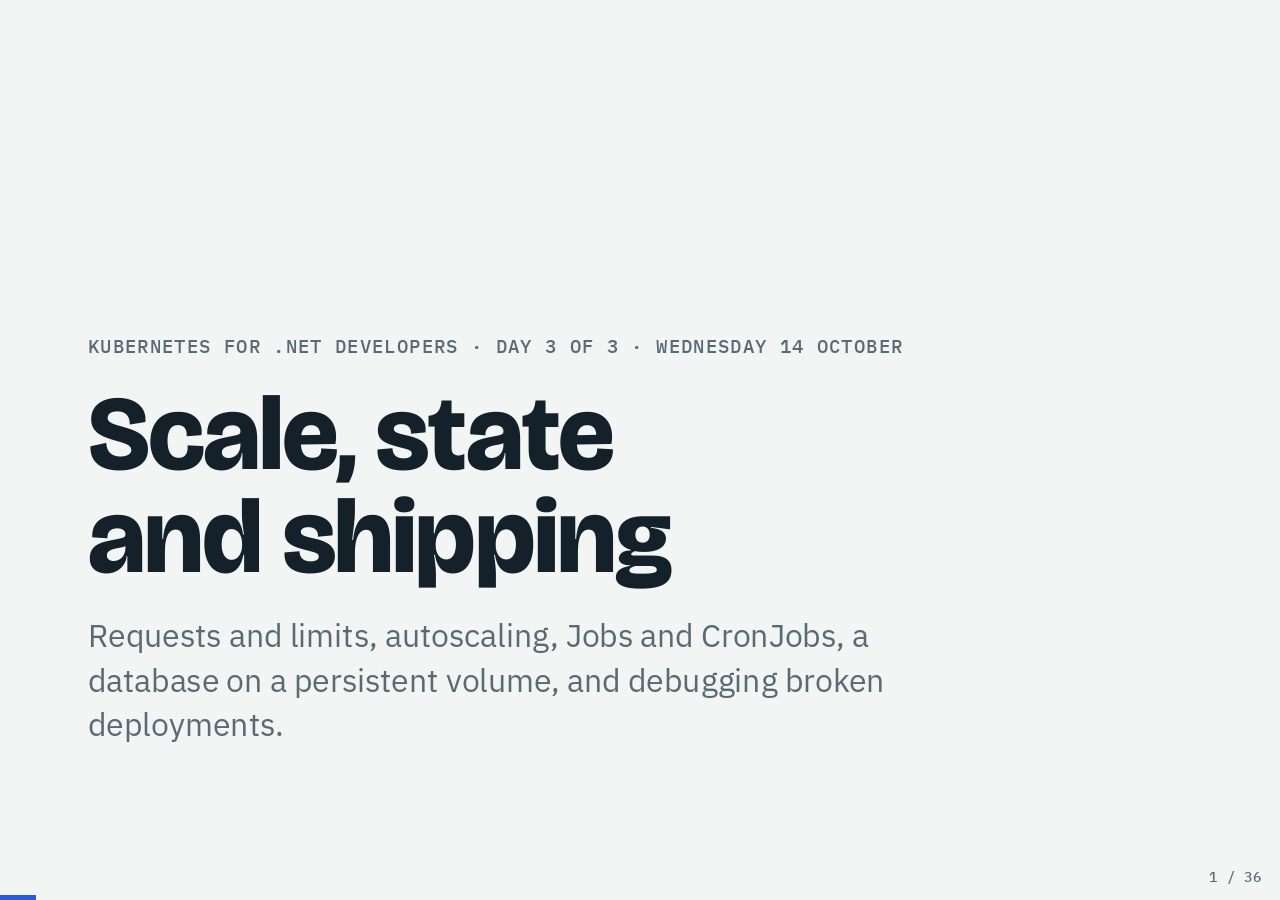
<file: slides/day3.html>
<!doctype html>
<html lang="en">
<head>
<meta charset="utf-8">
<meta name="viewport" content="width=device-width, initial-scale=1, viewport-fit=cover">
<title>Kubernetes Day 3</title>
<link rel="stylesheet" href="deck.css">
</head>
<body data-day="Day 3 · Wednesday">
<div class="viewport"><div class="stage">

<section class="slide cover">
  <div class="meta">Kubernetes for .NET developers · Day 3 of 3 · Wednesday 14 October</div>
  <h1>Scale, state<br>and shipping</h1>
  <p class="lead">Requests and limits, autoscaling, Jobs and CronJobs, a database on a persistent volume, and debugging broken deployments.</p>
</section>

<section class="slide" data-time="09:00">
  <h2>Today</h2>
  <table class="kubectl">
    <tr><th>Time</th><th>Name</th><th>Type</th><th>Duration</th></tr>
    <tr><td>09:00</td><td>Recap, install metrics-server</td><td class="t-talk">talk</td><td>10m</td></tr>
    <tr><td>09:10</td><td>Requests and limits, autoscaling, then Lab 7</td><td class="t-lab">talk + lab</td><td>80m</td></tr>
    <tr><td>10:30</td><td>Break</td><td class="t-break">break</td><td>15m</td></tr>
    <tr><td>10:45</td><td>Jobs and CronJobs, then Lab 8</td><td class="t-lab">talk + lab</td><td>65m</td></tr>
    <tr><td>11:50</td><td>Lunch</td><td class="t-break">break</td><td>30m</td></tr>
    <tr><td>12:20</td><td>Volumes and databases, then Lab 9</td><td class="t-lab">talk + lab</td><td>80m</td></tr>
    <tr><td>13:40</td><td>Break</td><td class="t-break">break</td><td>10m</td></tr>
    <tr><td>13:50</td><td>Lab 10: Debugging</td><td class="t-lab">lab</td><td>50m</td></tr>
    <tr><td>14:40</td><td>What next, feedback</td><td class="t-talk">talk</td><td>20m</td></tr>
  </table>
</section>

<section class="slide" data-time="09:00">
  <h2>Start this now, Lab 7 needs it</h2>
  <div class="cols wide-left">
    <pre class="term">kubectl apply -f setup/metrics-server.yaml
kubectl apply -f solutions/06-probes/

<span class="c"># in a minute or two</span>
kubectl top nodes</pre>
    <ul class="points">
      <li>metrics-server collects CPU and memory from every node. The autoscaler reads from it.</li>
      <li>Our copy adds one flag, <code>--kubelet-insecure-tls</code>, because kind's nodes use self-signed certificates.</li>
    </ul>
  </div>
  <aside class="notes"><ul><li>Go through the recap questions on the next slide while metrics-server starts.</li></ul></aside>
</section>

<section class="slide" data-time="09:00">
  <h2>Yesterday in five questions</h2>
  <ul class="points">
    <li>A Service has no endpoints. What do you check first?</li>
    <li>Another pod calls <code>http://web</code>. How does the request reach one of the web pods?</li>
    <li>You applied an Ingress and nothing answers on port 30081. What is missing?</li>
    <li>Why did editing the ConfigMap not change the greeting, and what made the env var win over the file?</li>
    <li>What happens to a pod when its readiness probe fails? And when its liveness probe fails?</li>
  </ul>
  <aside class="notes"><ul><li>Answers: the Service's selector against the pod labels, and whether the pods are ready; DNS gives the ClusterIP, iptables on the caller's node rewrites it to a random ready pod; an ingress controller (Traefik) and the right ingressClassName; the file in the pod changed but the app only reads it at startup, and env vars come later in the .NET provider order; readiness takes it out of the Service without a restart, liveness restarts the container.</li><li>Five minutes at most. Let them answer, and correct only what is wrong.</li></ul></aside>
</section>

<section class="slide section" data-time="09:10" data-kind="talk">
  <div class="eyebrow">15 minutes · talk</div>
  <h2>Requests and limits</h2>
</section>

<section class="slide" data-time="09:10" data-kind="talk">
  <h2>Requests and limits</h2>
  <p class="lead">Requests tell Kubernetes how much CPU and memory a container needs, so it lands on a node with room. Limits are the most it may use.</p>
  <div class="cols">
    <pre>resources:
  requests:          <span class="c"># reserved, used for scheduling</span>
    cpu: 100m        <span class="c"># 0.1 of a core</span>
    memory: 128Mi
  limits:            <span class="c"># hard ceiling</span>
    cpu: "1"
    memory: 256Mi</pre>
    <table>
      <tr><th>Over the limit</th><th>What happens</th></tr>
      <tr><td>CPU</td><td>throttled, gets slower</td></tr>
      <tr><td>memory</td><td>killed: <span class="pill bad">OOMKilled</span> exit 137</td></tr>
      <tr><td>request too big for any node</td><td><span class="pill warn">Pending</span> forever</td></tr>
    </table>
  </div>
</section>

<section class="slide" data-time="09:10" data-kind="talk">
  <h2>.NET reads the limits</h2>
  <div class="cols">
    <table>
      <tr><th>Container setting</th><th>.NET sees</th></tr>
      <tr><td>CPU limit 1</td><td><code>Environment.ProcessorCount</code> = 1</td></tr>
      <tr><td>memory limit 128Mi</td><td>GC heap limit 96 MB (75%)</td></tr>
    </table>
    <div class="stack">
      <p><code>/admin/leak?managed=true</code> fills <code>byte[]</code> until .NET throws <code>OutOfMemoryException</code>. The container survives.</p>
      <p><code>/admin/leak</code> fills native memory, which the GC does not limit. Linux kills the container: <span class="pill bad">OOMKilled</span></p>
      <p class="small">Thread pool and Server GC size themselves from ProcessorCount, so a CPU limit changes how your app behaves under load.</p>
    </div>
  </div>
  <aside class="notes"><ul><li>Numbers from /api/info on kind with a 128Mi limit and a CPU limit of 1.</li><li>Native leaks in real apps: unmanaged libraries, image processing, large pinned buffers.</li></ul></aside>
</section>

<section class="slide" data-time="09:10" data-kind="talk">
  <h2>Pod states you will meet</h2>
  <table>
    <tr><th>Status</th><th>Usually means</th><th>Look at</th></tr>
    <tr><td><span class="pill warn">Pending</span></td><td>no node fits the requests</td><td><code>describe</code> events</td></tr>
    <tr><td><span class="pill bad">ImagePullBackOff</span></td><td>wrong image name or tag</td><td><code>describe</code> events</td></tr>
    <tr><td><span class="pill bad">CreateContainerConfigError</span></td><td>missing ConfigMap or Secret key</td><td><code>describe</code> events</td></tr>
    <tr><td><span class="pill bad">CrashLoopBackOff</span></td><td>the app exits on start</td><td><code>logs --previous</code></td></tr>
    <tr><td><span class="pill bad">OOMKilled</span></td><td>over the memory limit</td><td><code>describe</code>, Last State</td></tr>
    <tr><td><span class="pill">Running 0/1</span></td><td>readiness probe failing</td><td><code>describe</code> events, the probe path</td></tr>
  </table>
  <aside class="notes"><ul><li>Lab 10 at the end of the day is built from exactly these. Photographing this slide is allowed.</li></ul></aside>
</section>

<section class="slide section" data-time="09:25" data-kind="talk">
  <div class="eyebrow">15 minutes · talk</div>
  <h2>Autoscaling</h2>
</section>

<section class="slide" data-time="09:25" data-kind="talk">
  <h2>The HorizontalPodAutoscaler</h2>
  <p class="lead">A way to set how many replicas a Deployment runs based on the application's load.</p>
  <div class="diagram">
    <div class="box">kubelet<small>measures pods</small></div>
    <div class="arrow">→</div>
    <div class="box">metrics-server<small>kubectl top</small></div>
    <div class="arrow">→</div>
    <div class="box accent">HPA<small>every 15 s</small></div>
    <div class="arrow">→</div>
    <div class="box">Deployment<small>replicas: 2 … 6</small></div>
  </div>
  <ul class="points">
    <li>Every 15 seconds the HPA reads the pods' CPU use from metrics-server and works out how many replicas are needed.</li>
    <li>The HPA only changes one number: the Deployment's <code>replicas</code>.</li>
    <li>It adds pods, not nodes. When nodes are full, new pods stay Pending. The cluster autoscaler adds nodes, and that is a platform job.</li>
  </ul>
</section>

<section class="slide" data-time="09:25" data-kind="talk">
  <h2>An HPA in YAML</h2>
  <div class="cols wide-left">
    <pre>apiVersion: autoscaling/v2
kind: HorizontalPodAutoscaler
metadata:
  name: web
spec:
  scaleTargetRef:
    apiVersion: apps/v1
    kind: Deployment
    name: web
  minReplicas: 2
  maxReplicas: 6
  metrics:
    - type: Resource
      resource:
        name: cpu
        target: { type: Utilization, averageUtilization: 50 }
    - type: Resource
      resource:
        name: memory
        target: { type: Utilization, averageUtilization: 80 }
  behavior:
    scaleDown:
      stabilizationWindowSeconds: 30</pre>
    <ul class="points">
      <li><code>averageUtilization: 50</code> is the target percentage, averaged over all the Deployment's pods. One pod at 90% and one at 10% average to 50%, which counts as on target.</li>
      <li><code>stabilizationWindowSeconds</code>: before removing pods, the HPA takes its highest recommendation from this window, so a short dip removes nothing.</li>
      <li>Default 300&nbsp;s down, 0&nbsp;s up. The lab uses 30&nbsp;s.</li>
    </ul>
  </div>
  <aside class="notes"><ul><li>With two metrics the HPA works out a replica count for each and uses the higher one. Memory needs a memory request, and it is a weak signal for .NET: the GC keeps memory after a burst, so memory-based scaling adds pods but rarely removes them. Use it as a safety net with a high target.</li><li>Remove replicas from the Deployment once an HPA owns it, or every kubectl apply resets the count until the HPA corrects it. Lab 7 has this as a "Finished early?" extra.</li></ul></aside>
</section>

<section class="slide" data-time="09:25" data-kind="talk">
  <h2>How it decides</h2>
  <div class="cols wide-left">
    <div class="stack">
      <pre>utilization = CPU used ÷ CPU <span class="k">request</span>

desired = ceil( current × utilization ÷ target )</pre>
      <ol class="steps">
        <li>Each pod requests 100m and uses 150m: utilization 150%.</li>
        <li>3 pods carry 450m in total. At the 50% target a pod should use 50m.</li>
        <li>450m ÷ 50m = <strong>9</strong> pods, the same as 3 × 150 ÷ 50. <code>ceil</code> rounds up, then <code>maxReplicas: 6</code> caps it.</li>
        <li>15 s later: 450m over 6 pods is 75%, still above 50%, so it stays at 6.</li>
      </ol>
    </div>
    <ul class="points">
      <li>Utilization is relative to the <strong>request</strong>, not the limit. No CPU request, no autoscaling.</li>
      <li>In the lab it went from 2 to 6 pods in about 30 seconds.</li>
    </ul>
  </div>
  <aside class="notes"><ul><li>Observed on kind: CPU went up to 467% of the request before the new pods came up, then scaled back to 2 about a minute after the load stopped with a 30 s window.</li></ul></aside>
</section>

<section class="slide lab" data-time="09:40" data-kind="lab">
  <div class="eyebrow">Lab 7 · 50 minutes · from 09:40</div>
  <h2>Limits and HPA</h2>
  <div class="cols">
    <ul class="points">
      <li>Set a 128Mi limit, hit <code>/admin/leak</code> and find <code>OOMKilled</code>.</li>
      <li>Set CPU requests and create the HPA.</li>
      <li>Start a load pod that calls <code>/work</code> in a loop.</li>
      <li>Watch <code>kubectl get hpa -w</code> and <code>kubectl top pods</code>.</li>
      <li>Stop the load and watch it scale back down.</li>
    </ul>
    <div class="stack">
      <div class="path">labs/07-limits-hpa/README.md</div>
      <p class="small">Stop the load with <code>kubectl delete pod load --now</code>. Without <code>--now</code> it takes 30 seconds.</p>
    </div>
  </div>
</section>

<section class="slide break" data-time="10:30" data-kind="break">
  <h2>Break</h2>
  <p class="lead">Back at 10:45.</p>
</section>

<section class="slide section" data-time="10:45" data-kind="talk">
  <div class="eyebrow">15 minutes · talk</div>
  <h2>Jobs and CronJobs</h2>
</section>

<section class="slide" data-time="10:45" data-kind="talk">
  <h2>Jobs: run once, then stop</h2>
  <div class="cols wide-left">
    <pre>apiVersion: batch/v1
kind: Job
metadata:
  name: migrate
spec:
  backoffLimit: 3
  template:
    spec:
      restartPolicy: Never
      containers:
        - name: migrate
          image: ghcr.io/amirilovic/k8s-training-app:v1
          args: ["migrate"]</pre>
    <ul class="points">
      <li>A Deployment keeps pods running. A Job runs one to completion and retries on failure.</li>
      <li>Same image as the app, different argument: <code>migrate</code> applies the EF Core migrations and exits.</li>
      <li>A finished Job is never run again. Its pod stays as <code>Completed</code>, so you can read the log.</li>
    </ul>
  </div>
</section>

<section class="slide" data-time="10:45" data-kind="talk">
  <h2>Job settings</h2>
  <table class="fields">
    <tr><td><code>restartPolicy</code></td><td><code>Never</code>: each retry is a new pod. <code>OnFailure</code>: the same pod restarts its container.</td></tr>
    <tr><td><code>backoffLimit</code></td><td>Retries before the Job counts as failed. Default 6, with growing waits between tries.</td></tr>
    <tr><td><code>completions</code></td><td>How many successful pods finish the Job. Default 1.</td></tr>
    <tr><td><code>parallelism</code></td><td>How many pods run at the same time. Default 1.</td></tr>
    <tr><td><code>activeDeadlineSeconds</code></td><td>Fail the Job when it runs longer than this, whatever retries are left.</td></tr>
    <tr><td><code>ttlSecondsAfterFinished</code></td><td>Delete the Job and its pods this long after it finishes.</td></tr>
  </table>
  <aside class="notes"><ul><li>Lab 8 shows backoffLimit (a Job that fails three times and gives up) and completions with parallelism (6 runs, 2 at a time). The deadline and the TTL are "Finished early?" extras.</li><li>Make a Job safe to run twice: a retry after a timeout or a node failure may repeat work that half succeeded.</li></ul></aside>
</section>

<section class="slide" data-time="10:45" data-kind="talk">
  <h2>CronJobs: a Job on a schedule</h2>
  <div class="cols wide-left">
    <pre><span class="k">apiVersion</span>: batch/v1
<span class="k">kind</span>: CronJob
<span class="k">metadata</span>:
  name: nightly-report
<span class="k">spec</span>:
  schedule: "0 2 * * *"      <span class="c"># 02:00 every day</span>
  timeZone: Europe/Berlin
  concurrencyPolicy: Forbid
  jobTemplate:               <span class="c"># a whole Job spec</span>
    spec:
      template:
        spec:
          restartPolicy: OnFailure
          containers:
            - name: report
              image: myapp:v1
              args: ["report"]</pre>
    <ul class="points">
      <li><code>schedule</code> is cron syntax: minute, hour, day of month, month, day of week. UTC unless you set <code>timeZone</code>.</li>
      <li><code>concurrencyPolicy</code>: let runs overlap, skip the new one (<code>Forbid</code>), or replace the old one.</li>
      <li><code>suspend: true</code> pauses it. <code>kubectl create job --from=cronjob/…</code> runs it now.</li>
    </ul>
  </div>
  <aside class="notes"><ul><li>It keeps the last 3 successful and the last failed Job (successfulJobsHistoryLimit, failedJobsHistoryLimit), so old runs clean themselves up.</li><li>A CronJob replaces cron on a VM or a scheduled task in Windows: it runs on any node, and its logs and history are in the cluster.</li></ul></aside>
</section>

<section class="slide lab" data-time="11:00" data-kind="lab">
  <div class="eyebrow">Lab 8 · 50 minutes · from 11:00</div>
  <h2>Jobs and CronJobs</h2>
  <div class="cols">
    <ul class="points">
      <li>Generate a Job with a dry run, run it, read its log.</li>
      <li>A Job that fails: watch it retry and give up.</li>
      <li>Six runs, two at a time.</li>
      <li>A CronJob every minute, a run by hand, then pause it.</li>
    </ul>
    <div class="stack">
      <div class="path">labs/08-jobs/README.md</div>
      <p class="small">Uses only <code>busybox</code>. Nothing from earlier labs is needed.</p>
    </div>
  </div>
</section>

<section class="slide break" data-time="11:50" data-kind="break">
  <h2>Lunch</h2>
  <p class="lead">Back at 12:20.</p>
</section>

<section class="slide section" data-time="12:20" data-kind="talk">
  <div class="eyebrow">20 minutes · talk</div>
  <h2>Volumes and databases</h2>
</section>

<section class="slide" data-time="12:20" data-kind="talk">
  <h2>A container's files die with it</h2>
  <div class="cols">
    <ul class="points">
      <li>The writable layer from Monday is deleted with the pod. A restarted Postgres would start empty.</li>
      <li>A volume is a folder mounted into the container that lives outside it.</li>
      <li>You have used two kinds already: <code>configMap</code> and <code>secret</code>.</li>
    </ul>
    <table>
      <tr><th>Volume</th><th>Lives as long as</th></tr>
      <tr><td><code>emptyDir</code></td><td>the pod</td></tr>
      <tr><td><code>configMap</code>, <code>secret</code></td><td>the object</td></tr>
      <tr><td><code>persistentVolumeClaim</code></td><td>until you delete the claim</td></tr>
    </table>
  </div>
</section>

<section class="slide" data-time="12:20" data-kind="talk">
  <h2>Asking for disk</h2>
  <div class="diagram">
    <div class="box accent">PersistentVolumeClaim<small>"1Gi, ReadWriteOnce"</small></div>
    <div class="arrow">→</div>
    <div class="box">StorageClass standard<small>knows how to make disks</small></div>
    <div class="arrow">→</div>
    <div class="box">PersistentVolume<small>the actual disk</small></div>
  </div>
  <div class="cols">
    <pre>apiVersion: v1
kind: PersistentVolumeClaim
metadata:
  name: postgres-data
spec:
  accessModes: ["ReadWriteOnce"]
  resources:
    requests:
      storage: 1Gi</pre>
    <ul class="points">
      <li>You ask for a size. The StorageClass creates the disk.</li>
      <li>On kind it is a folder on a node. On AWS the same YAML gets an EBS volume.</li>
      <li>ReadWriteOnce: one node at a time.</li>
    </ul>
  </div>
</section>

<section class="slide" data-time="12:20" data-kind="talk">
  <h2>Access modes</h2>
  <table>
    <tr><th>Mode</th><th>Who can mount it</th><th>Typical storage</th></tr>
    <tr><td><code>ReadWriteOnce</code> (RWO)</td><td>read-write on <strong>one node</strong>, any pods on it</td><td>AWS EBS, Azure Disk, kind</td></tr>
    <tr><td><code>ReadWriteOncePod</code></td><td>read-write by <strong>one pod</strong> only</td><td>CSI drivers that support it</td></tr>
    <tr><td><code>ReadOnlyMany</code> (ROX)</td><td>read-only on many nodes</td><td>NFS, Azure Files, EFS</td></tr>
    <tr><td><code>ReadWriteMany</code> (RWX)</td><td>read-write on many nodes</td><td>NFS, Azure Files, EFS</td></tr>
  </table>
  <ul class="points">
    <li>The storage decides which modes work. Ask for RWX on a disk-backed StorageClass and the claim stays <code>Pending</code>.</li>
    <li>RWO for databases, RWX for files shared by many pods, such as uploads.</li>
  </ul>
  <aside class="notes"><ul><li>RWO is per node, not per pod: a second pod on another node gets stuck in ContainerCreating with a Multi-Attach error. That is one reason Lab 9 uses strategy: Recreate.</li><li>ReadWriteOncePod needs Kubernetes 1.29 or later and a CSI driver that supports it.</li><li>RWX is network storage: slower than a local disk and wrong for a database's data files.</li><li>Lab 9 uses ReadWriteOnce, the only mode kind's local-path StorageClass supports.</li></ul></aside>
</section>

<section class="slide" data-time="12:20" data-kind="talk">
  <h2>Three more volume settings</h2>
  <table>
    <tr><th>Setting</th><th>Set on</th><th>Values</th></tr>
    <tr><td><code>volumeMode</code></td><td>PVC</td><td><code>Filesystem</code> (default): a formatted folder at <code>mountPath</code>. <code>Block</code>: a raw device, for software that manages disks itself.</td></tr>
    <tr><td><code>reclaimPolicy</code></td><td>StorageClass</td><td><code>Delete</code> (default): deleting the PVC deletes the disk and the data. <code>Retain</code>: the disk stays for manual recovery.</td></tr>
    <tr><td><code>volumeBindingMode</code></td><td>StorageClass</td><td><code>Immediate</code>: the disk is created as soon as the PVC exists. <code>WaitForFirstConsumer</code>: it waits for a pod, so the disk lands on that pod's node or zone.</td></tr>
  </table>
  <p class="small">kind uses <code>Delete</code> and <code>WaitForFirstConsumer</code>. That is why Lab 9's claim stays <code>Pending</code> until Postgres starts.</p>
  <aside class="notes"><ul><li>Check it live: kubectl get storageclass standard -o yaml shows provisioner rancher.io/local-path, reclaimPolicy Delete, volumeBindingMode WaitForFirstConsumer.</li><li>Deleting a pod or a Deployment never touches the disk. Only deleting the PVC does, and with Delete the data is gone.</li><li>Production StorageClasses for important data often use Retain. An existing PV can be switched before risky work: kubectl patch pv &lt;name&gt; -p '{"spec":{"persistentVolumeReclaimPolicy":"Retain"}}'.</li><li>With Immediate, a disk can be created in one zone while the pod needs another, and the pod stays Pending. That is why most cloud StorageClasses use WaitForFirstConsumer.</li><li>On kind the disk is a folder on one node, so Postgres can only run on that node from then on.</li></ul></aside>
</section>

<section class="slide" data-time="12:20" data-kind="talk">
  <h2>Databases in Kubernetes</h2>
  <div class="cols">
    <div class="stack">
      <h3>In production</h3>
      <p>Your database is a managed service (RDS, Azure SQL). The app gets its connection string from a Secret. Nothing else changes for you.</p>
      <p class="small">StatefulSets run clustered databases inside Kubernetes. That is platform work, and out of scope.</p>
    </div>
    <div class="stack">
      <h3>In Lab 9</h3>
      <pre>kind: Deployment
spec:
  replicas: 1
  strategy:
    type: Recreate</pre>
      <p class="small"><code>Recreate</code> stops the old pod before it starts the new one. The default rolling update does it the other way round, so for a moment two Postgres pods would write to the same data folder. The cost is a few seconds of downtime on every change.</p>
    </div>
  </div>
</section>

<section class="slide lab" data-time="12:40" data-kind="lab">
  <div class="eyebrow">Lab 9 · 60 minutes · from 12:40</div>
  <h2>Postgres and a migration Job</h2>
  <div class="cols">
    <ul class="points">
      <li>Run Postgres with a PVC, a Service and a Secret.</li>
      <li>Point the app at it. Read the error it shows.</li>
      <li>Run the migration Job, as in Lab 8. Watch the visit counter work.</li>
      <li>Delete the Postgres pod. The visits are still there.</li>
    </ul>
    <div class="stack">
      <div class="path">labs/09-database/README.md</div>
      <p class="small">Before the migration the app shows <code>relation "visits" does not exist</code>. That is expected.</p>
    </div>
  </div>
</section>

<section class="slide break" data-time="13:40" data-kind="break">
  <h2>Break</h2>
  <p class="lead">Back at 13:50.</p>
</section>

<section class="slide" data-time="13:50" data-kind="lab">
  <h2>Debugging, always in this order</h2>
  <div class="diagram">
    <div class="box accent">get<small>which object is unhappy?</small></div>
    <div class="arrow">→</div>
    <div class="box accent">describe<small>events at the bottom</small></div>
    <div class="arrow">→</div>
    <div class="box accent">logs<small>--previous after a crash</small></div>
    <div class="arrow">→</div>
    <div class="box">fix and watch</div>
  </div>
  <div class="cols">
    <pre class="term">kubectl get pods,svc,endpointslices
kubectl describe pod web-6d4…
kubectl logs web-6d4… --previous
kubectl get events --sort-by=.lastTimestamp</pre>
    <ul class="points">
      <li>Pods look fine but no traffic? Check the Service's endpoints next.</li>
      <li>Say the symptom out loud before you fix it. That is the skill.</li>
    </ul>
  </div>
</section>

<section class="slide" data-time="13:50" data-kind="lab">
  <h2>Editing a live object with <code>kubectl edit</code></h2>
  <div class="cols wide-left">
    <div class="stack">
      <pre class="term"><span class="c"># once, so it opens VS Code instead of vi</span>
echo 'export KUBE_EDITOR="code --wait"' >> ~/.bashrc
source ~/.bashrc

kubectl edit deployment web</pre>
      <p class="small"><code>--wait</code> makes kubectl wait until you close the tab. Without it, kubectl sees no change and discards your edit.</p>
    </div>
    <ul class="points">
      <li>Opens the object's YAML, as stored in the cluster. Save and close the tab, and kubectl applies it.</li>
      <li>Invalid YAML reopens with the error at the top.</li>
      <li>Good for a quick fix while debugging. The next <code>apply</code> of your file overwrites it, so fix the file too.</li>
    </ul>
  </div>
  <aside class="notes"><ul><li>kubectl looks for KUBE_EDITOR, then EDITOR, then falls back to vi. Setting EDITOR also works but changes the editor for git too.</li><li>In WSL, code opens the file in the Windows VS Code window through the WSL extension.</li><li>Lab 10 step 3 suggests kubectl edit as one way to fix each broken Deployment or Service.</li><li>Stuck in vi? Esc, then :q! and Enter, quits without saving.</li></ul></aside>
</section>

<section class="slide lab" data-time="13:50" data-kind="lab">
  <div class="eyebrow">Lab 10 · 50 minutes · from 13:50</div>
  <h2>Debugging</h2>
  <div class="cols">
    <ul class="points">
      <li>Five broken apps, each in its own namespace, <code>debug-1</code> to <code>debug-5</code>.</li>
      <li>Fix each using only <code>get</code>, <code>describe</code>, <code>logs</code> and events.</li>
      <li>Write down the symptom and the cause for each one.</li>
      <li>Two more for fast people: <code>debug-6</code> and <code>debug-7</code>.</li>
    </ul>
    <div class="stack">
      <pre class="term">labs/10-debugging/setup.sh</pre>
      <div class="path">labs/10-debugging/README.md</div>
    </div>
  </div>
  <aside class="notes"><ul><li>Answers are in solutions/10-debugging/README.md. Don't hand them out; ask "what does describe say?" instead.</li><li>Debrief for 5 minutes at the end: one person per scenario explains symptom and cause.</li></ul></aside>
</section>

<section class="slide" data-time="14:40">
  <h2>What we did not cover</h2>
  <table>
    <tr><th>Topic</th><th>Where you will meet it</th></tr>
    <tr><td>Helm</td><td>packaging many manifests as one chart, with settings per environment</td></tr>
    <tr><td>GitOps (Argo CD, Flux)</td><td>how changes reach real clusters: a merge to git, not <code>kubectl apply</code></td></tr>
    <tr><td>Gateway API</td><td>the successor of Ingress: new routing setups, TLS, traffic splits</td></tr>
    <tr><td>StatefulSets</td><td>databases and brokers run inside the cluster</td></tr>
    <tr><td>Managed clusters (EKS, AKS)</td><td>node groups, cloud load balancers, IAM for pods</td></tr>
    <tr><td>Observability</td><td>logs, metrics and traces collected from every pod</td></tr>
  </table>
</section>

<section class="slide" data-time="14:40">
  <h2>Kustomize: one set of manifests, several environments</h2>
  <div class="cols">
    <div class="stack">
      <pre>k8s/
  base/
    deployment.yaml
    service.yaml
    kustomization.yaml
  overlays/
    dev/kustomization.yaml
    prod/kustomization.yaml</pre>
      <pre class="term">kubectl kustomize k8s/overlays/prod
kubectl apply -k k8s/overlays/prod</pre>
    </div>
    <div class="stack">
      <pre><span class="c"># overlays/prod/kustomization.yaml</span>
resources:
  - ../../base
namespace: web-prod
replicas:
  - name: web
    count: 5
images:
  - name: ghcr.io/amirilovic/k8s-training-app
    newTag: v2</pre>
      <p class="small">Built into <code>kubectl</code>, no new tool. Plain YAML plus small changes per environment, no templates. Try it in bonus Lab 11: <code>labs/11-kustomize</code>.</p>
    </div>
  </div>
  <aside class="notes"><ul><li>kubectl kustomize prints the finished YAML without applying it, like a dry run. Tested with the Lab 2 Deployment as the base: the prod overlay gives namespace web-prod, 5 replicas and image v2.</li><li>Rule of thumb: Helm to install other people's software (Traefik, metrics-server), Kustomize for your own app's environments. Argo CD and Flux understand both.</li><li>Overlays can also patch any field, generate ConfigMaps from files, and add labels to everything.</li></ul></aside>
</section>

<section class="slide" data-time="14:40">
  <h2>RBAC: who may do what</h2>
  <div class="cols wide-left">
    <pre><span class="k">kind</span>: Role                 <span class="c"># what: verbs on resources</span>
<span class="k">metadata</span>:
  name: pod-reader
  namespace: payments
<span class="k">rules</span>:
  - apiGroups: [""]
    resources: ["pods", "pods/log"]
    verbs: ["get", "list", "watch"]
---
<span class="k">kind</span>: RoleBinding          <span class="c"># who gets it</span>
<span class="k">metadata</span>:
  name: devs-read-pods
  namespace: payments
<span class="k">subjects</span>:
  - kind: Group
    name: payments-devs
<span class="k">roleRef</span>:
  kind: Role
  name: pod-reader</pre>
    <div class="stack">
      <ul class="points">
        <li>A Role lists what may be done in one namespace. A RoleBinding gives it to users, groups or a pod's ServiceAccount.</li>
        <li>ClusterRole and ClusterRoleBinding do the same for the whole cluster.</li>
      </ul>
      <pre class="term">kubectl auth can-i list pods -n payments
kubectl auth can-i --list -n payments</pre>
    </div>
  </div>
  <aside class="notes"><ul><li>The error they will meet: Error from server (Forbidden): pods is forbidden: User "anna@example.com" cannot list resource "pods" in API group "" in the namespace "training". Real output from kind with --as=anna@example.com.</li><li>Our kind cluster gives everyone full admin, so nothing in the labs was ever forbidden. Real clusters are not like that.</li><li>Pods have identities too: each runs as a ServiceAccount, and RBAC decides what the app may do if it calls the Kubernetes API.</li><li>apiVersion rbac.authorization.k8s.io/v1 and the apiGroup lines are left out of the slide to save space.</li></ul></aside>
</section>

<section class="slide" data-time="14:40">
  <h2>How a user gets a role</h2>
  <div class="diagram">
    <div class="box">you log in<small>certificate, Entra ID, AWS IAM</small></div>
    <div class="arrow">→</div>
    <div class="box accent">API server<small>user + groups</small></div>
    <div class="arrow">→</div>
    <div class="box">RoleBinding<small>names the user or group</small></div>
    <div class="arrow">→</div>
    <div class="box ok">Role<small>allowed verbs</small></div>
  </div>
  <div class="cols">
    <pre class="term">kubectl auth whoami
<span class="c">Username   kubernetes-admin
Groups     [kubeadm:cluster-admins
            system:authenticated]</span>

kubectl get clusterrolebinding \
  kubeadm:cluster-admins -o wide
<span class="c">ROLE                        GROUPS
ClusterRole/cluster-admin   kubeadm:cluster-admins</span></pre>
    <ul class="points">
      <li>Kubernetes stores no users. Your name and groups come from how you log in.</li>
      <li>Bind roles to groups. Joining a team in the identity provider then gives the access.</li>
      <li>Pods log in too, as their ServiceAccount, and get roles the same way.</li>
    </ul>
  </div>
  <aside class="notes"><ul><li>The output is from our kind cluster. The kubeconfig holds a client certificate with CN=kubernetes-admin (the user) and O=kubeadm:cluster-admins (the group). A ClusterRoleBinding gives that group the cluster-admin ClusterRole, which is why nothing was ever forbidden in the labs.</li><li>Ways to log in: a client certificate (kind, kubeadm), an OIDC token from the company's identity provider such as Entra ID or Okta, which carries a groups claim, or the cloud's IAM. On EKS, access entries map an IAM role to Kubernetes groups; on AKS, Entra ID groups are used directly.</li><li>The group name in a RoleBinding must match exactly what the identity provider sends.</li><li>A pod's identity is system:serviceaccount:&lt;namespace&gt;:&lt;name&gt;. A RoleBinding can name it as kind: ServiceAccount.</li></ul></aside>
</section>

<section class="slide" data-time="14:40">
  <h2>Keep going</h2>
  <div class="cols">
    <ul class="points">
      <li>The repo stays yours: labs, solutions and slides.</li>
      <li>Rebuild the cluster any time with <code>setup/create-cluster.sh</code>.</li>
      <li>Next step: open your own team's manifests or Helm chart and find this week's objects in them.</li>
    </ul>
    <div class="stack">
      <h3>Feedback</h3>
      <p>What should get more time? What could go? Five minutes now, on paper or out loud.</p>
      <p class="small">Clean up: <code>kind delete cluster --name training</code></p>
    </div>
  </div>
</section>




</div></div>
<script src="deck.js"></script>
</body>
</html>
</file>
<file: slides/deck.css>
/* Layout: a fixed 1600x900 stage scaled to the window; every slide has a mono status line
   on top (like a kubectl column header) and content below. Diagrams are flex boxes, not images. */
@import url("https://fonts.googleapis.com/css2?family=Bricolage+Grotesque:opsz,wght@12..96,600;12..96,800&family=IBM+Plex+Sans:ital,wght@0,400;0,500;0,600;1,400&family=IBM+Plex+Mono:wght@400;500;600&display=swap");

:root {
  --paper: #f2f5f4;
  --panel: #e5ebea;
  --ink: #14202a;
  --muted: #5a6a74;
  --line: #ccd5d6;
  --accent: #2a5bd7;
  --accent-soft: #dbe5fb;
  --ok: #1d7f55;
  --warn: #a8690f;
  --bad: #bb3b34;
  --display: "Bricolage Grotesque", "Segoe UI", system-ui, sans-serif;
  --body: "IBM Plex Sans", "Segoe UI", system-ui, sans-serif;
  --mono: "IBM Plex Mono", ui-monospace, "Cascadia Mono", Consolas, monospace;
  color-scheme: light;
}
/* Light by default, whatever the OS setting. T switches to dark. */
:root[data-theme="dark"] {
  --paper: #0f161c; --panel: #172129; --ink: #e5ebee; --muted: #92a2ad; --line: #27343d;
  --accent: #85a8ff; --accent-soft: #1d2b4a; --ok: #4cc28d; --warn: #e2a64a; --bad: #f07a72;
  color-scheme: dark;
}

* { box-sizing: border-box; }
html, body { height: 100%; margin: 0; }
body {
  background: var(--paper);
  color: var(--ink);
  font-family: var(--body);
  overflow: hidden;
}

/* Stage */
/* The stage is always laid out at 1600x900 and centred on the window; deck.js scales it
   down (or up) to fit, so a small laptop or a phone sees the whole slide. */
.viewport { position: fixed; inset: 0; overflow: hidden; }
.stage {
  width: 1600px; height: 900px;
  position: absolute; left: 50%; top: 50%;
  transform: translate(-50%, -50%);
  transform-origin: center center;
}
.slide {
  position: absolute; inset: 0;
  padding: 92px 110px 80px;
  display: flex; flex-direction: column;
  font-size: 34px; line-height: 1.38;
  opacity: 0; visibility: hidden;
  transition: opacity .25s ease;
}
.slide.active { opacity: 1; visibility: visible; }
@media (prefers-reduced-motion: reduce) { .slide { transition: none; } }
/* deck.js wraps each slide's content in .body and scales it down when it is taller than the frame */
.slide > .body { flex: 1 0 auto; display: flex; flex-direction: column; gap: 34px; transform-origin: top left; }

/* Status line: day, clock time, block type. Filled in by deck.js from data-* attributes. */
.status {
  position: absolute; top: 36px; left: 110px; right: 110px;
  display: flex; gap: 44px;
  font: 500 19px/1 var(--mono);
  color: var(--muted);
  text-transform: uppercase; letter-spacing: .08em;
}
.status .kind-lab { color: var(--accent); }
.status .kind-break { color: var(--warn); }

/* Type */
h1, h2, h3 { font-family: var(--display); font-weight: 800; margin: 0; text-wrap: balance; letter-spacing: -0.015em; }
h1 { font-size: 104px; line-height: .98; }
h2 { font-size: 64px; line-height: 1.04; }
h3 { font-size: 38px; font-weight: 600; line-height: 1.15; }
p { margin: 0; max-width: 30em; }
.lead { font-size: 40px; color: var(--muted); max-width: 26em; }
.small { font-size: 26px; color: var(--muted); }
strong { font-weight: 600; }
em { font-style: italic; }
code, .mono { font-family: var(--mono); font-size: .86em; }
p code, li code, td code { background: var(--panel); padding: .08em .3em; border-radius: 4px; }

ul.points { margin: 0; padding: 0; list-style: none; display: grid; gap: 22px; max-width: 34em; }
ul.points > li { padding-left: 1.1em; position: relative; }
ul.points > li::before {
  content: ""; position: absolute; left: 0; top: .55em;
  width: .42em; height: .42em; background: var(--accent);
}

/* Code */
pre {
  margin: 0; background: var(--panel); border-radius: 10px;
  padding: 26px 32px; font: 400 25px/1.45 var(--mono);
  overflow: hidden; white-space: pre;
}
pre .c { color: var(--muted); }
pre .k { color: var(--accent); font-weight: 600; }
pre .ok { color: var(--ok); }
pre .bad { color: var(--bad); }
pre .warn { color: var(--warn); }
pre.term::before {
  content: "ubuntu ~/k8s-training"; display: block;
  font-size: 17px; letter-spacing: .08em; text-transform: uppercase;
  color: var(--muted); margin-bottom: 14px;
}

/* Layout helpers */
.cols { display: grid; grid-template-columns: 1fr 1fr; gap: 60px; align-items: start; }
.cols.wide-left { grid-template-columns: 1.35fr 1fr; }
.cols.wide-right { grid-template-columns: 1fr 1.35fr; }
.cols > * { min-width: 0; }
.stack { display: flex; flex-direction: column; gap: 24px; }
.spacer { flex: 1; }

/* Tables (kubectl-style output and comparisons) */
table { border-collapse: collapse; font-size: 28px; width: 100%; }
th { text-align: left; font: 600 19px var(--mono); text-transform: uppercase; letter-spacing: .08em; color: var(--muted); padding: 0 24px 14px 0; border-bottom: 2px solid var(--line); }
td { padding: 14px 24px 14px 0; border-bottom: 1px solid var(--line); vertical-align: top; }
table.kubectl td { font-family: var(--mono); font-size: 25px; }
table.fields { font-size: 24px; line-height: 1.35; }
table.fields td:first-child { white-space: nowrap; }
table.kubectl td.t-talk { color: var(--ink); }
table.kubectl td.t-lab { color: var(--accent); font-weight: 600; }
table.kubectl td.t-break { color: var(--warn); }

/* Diagrams */
.diagram { display: flex; align-items: center; gap: 22px; flex-wrap: nowrap; }
.diagram.col { flex-direction: column; align-items: stretch; }
.box {
  border: 2px solid var(--ink); border-radius: 8px;
  padding: 16px 22px; background: var(--paper);
  font-size: 27px; line-height: 1.25; text-align: center;
}
.box small { display: block; font: 400 19px var(--mono); color: var(--muted); margin-top: 6px; }
.box.accent { border-color: var(--accent); background: var(--accent-soft); }
.box.ghost { border-style: dashed; color: var(--muted); }
.box.bad { border-color: var(--bad); color: var(--bad); }
.box.ok { border-color: var(--ok); }
.zone {
  border: 2px dashed var(--line); border-radius: 12px;
  padding: 36px 22px 22px; position: relative;
  display: flex; gap: 18px; align-items: center; justify-content: center; flex-wrap: wrap;
}
.zone > .label {
  position: absolute; top: 9px; left: 18px;
  font: 600 17px var(--mono); text-transform: uppercase; letter-spacing: .08em; color: var(--muted);
}
/* Clickable diagram: buttons styled as boxes, and a panel that explains the selected one */
button.box, button.label { font-family: inherit; color: inherit; cursor: pointer; }
button.box:hover, button.label:hover { border-color: var(--accent); }
button.box.selected { border-color: var(--accent); box-shadow: 0 0 0 4px var(--accent-soft); }
button.label { background: var(--paper); border: 0; padding: 0 6px; margin-left: -6px; }
button.label.selected, button.label:hover { color: var(--accent); }
.info { min-height: 215px; border-top: 2px solid var(--line); padding-top: 18px; font-size: 24px; line-height: 1.4; }
.info h3 { margin: 0 0 6px; font-size: 30px; }
.info p { margin: 0 0 12px; max-width: 62em; }
.info .hint { color: var(--muted); }
.info .cmd { font-size: 21px; }
.arrow { font: 400 40px var(--mono); color: var(--muted); flex: none; }
.arrow.v { text-align: center; }
.pill { display: inline-block; font: 600 20px var(--mono); padding: 4px 12px; border-radius: 999px; background: var(--panel); color: var(--muted); }
.pill.ok { color: var(--ok); }
.pill.bad { color: var(--bad); }
.pill.warn { color: var(--warn); }

/* Numbered worked example under a formula */
ol.steps { margin: 0; padding-left: 1.4em; font-size: 26px; line-height: 1.4; display: grid; gap: 8px; }

/* Repo link with QR code */
.repo { display: flex; gap: 24px; align-items: center; }
.repo img { flex: none; border-radius: 6px; }
.repo a { font: 500 24px var(--mono); color: var(--accent); }

/* Big number callout */
.figure { display: flex; gap: 70px; align-items: flex-end; }
.figure .n { font: 800 150px/0.9 var(--display); letter-spacing: -0.03em; }
.figure .n.bad { color: var(--bad); }
.figure .n.ok { color: var(--ok); }
.figure .cap { font-size: 26px; color: var(--muted); max-width: 13em; margin-top: 14px; }

/* Slide types */
.slide.cover > .body { justify-content: flex-end; gap: 30px; }
.slide.cover h1 { font-size: 132px; }
.slide.cover .meta { font: 500 24px var(--mono); color: var(--muted); letter-spacing: .06em; text-transform: uppercase; }
.slide.section > .body { justify-content: center; }
.slide.section .eyebrow { font: 600 24px var(--mono); color: var(--accent); letter-spacing: .1em; text-transform: uppercase; }
.slide.section h2 { font-size: 112px; line-height: 1; }
.slide.lab { background: var(--accent-soft); }
.slide.lab .eyebrow { font: 600 24px var(--mono); color: var(--accent); letter-spacing: .1em; text-transform: uppercase; }
.slide.lab h2 { font-size: 96px; }
.slide.lab .path { font: 500 30px var(--mono); }
.slide.break > .body { justify-content: center; align-items: flex-start; }
.slide.break h2 { font-size: 150px; color: var(--warn); }

/* Chrome: progress, counter, notes, help */
.progress { position: fixed; left: 0; bottom: 0; height: 5px; background: var(--accent); transition: width .2s; z-index: 5; }
.counter {
  position: fixed; right: 18px; bottom: 14px; z-index: 5;
  font: 500 14px var(--mono); color: var(--muted); letter-spacing: .06em;
}
.notes-panel {
  position: fixed; left: 0; right: 0; bottom: 0; z-index: 6;
  max-height: 34vh; overflow: auto;
  background: var(--panel); border-top: 2px solid var(--accent);
  padding: 18px 28px 26px; font-size: 17px; line-height: 1.5;
}
.notes-panel h4 { margin: 0 0 8px; font: 600 13px var(--mono); text-transform: uppercase; letter-spacing: .1em; color: var(--accent); }
.notes-panel ul { margin: 0; padding-left: 1.2em; }
aside.notes { display: none; }

body.overview { overflow: auto; }
body.overview .viewport { position: static; display: block; padding: 24px; }
body.overview .stage { position: static; width: auto; height: auto; transform: none !important; display: grid; grid-template-columns: repeat(auto-fill, minmax(320px, 1fr)); gap: 18px; }
body.overview .slide {
  position: relative; inset: auto; opacity: 1; visibility: visible;
  width: 1600px; height: 900px; transform: scale(.2); transform-origin: top left;
  margin-bottom: -720px; margin-right: -1280px;
  outline: 2px solid var(--line); cursor: pointer; background: var(--paper);
}
body.overview .slide.lab { background: var(--accent-soft); }
body.overview .slide.active { outline: 6px solid var(--accent); }
body.overview .progress, body.overview .counter { display: none; }

.help {
  position: fixed; inset: 0; z-index: 8; display: grid; place-items: center;
  background: color-mix(in srgb, var(--paper) 88%, transparent);
}
.help .card { background: var(--panel); border-radius: 12px; padding: 28px 36px; font-size: 17px; }
.help table { font-size: 17px; }
.help td { padding: 6px 28px 6px 0; }
.help kbd { font: 600 15px var(--mono); background: var(--paper); border: 1px solid var(--line); border-radius: 5px; padding: 2px 8px; }

:focus-visible { outline: 3px solid var(--accent); outline-offset: 3px; }
</file>
